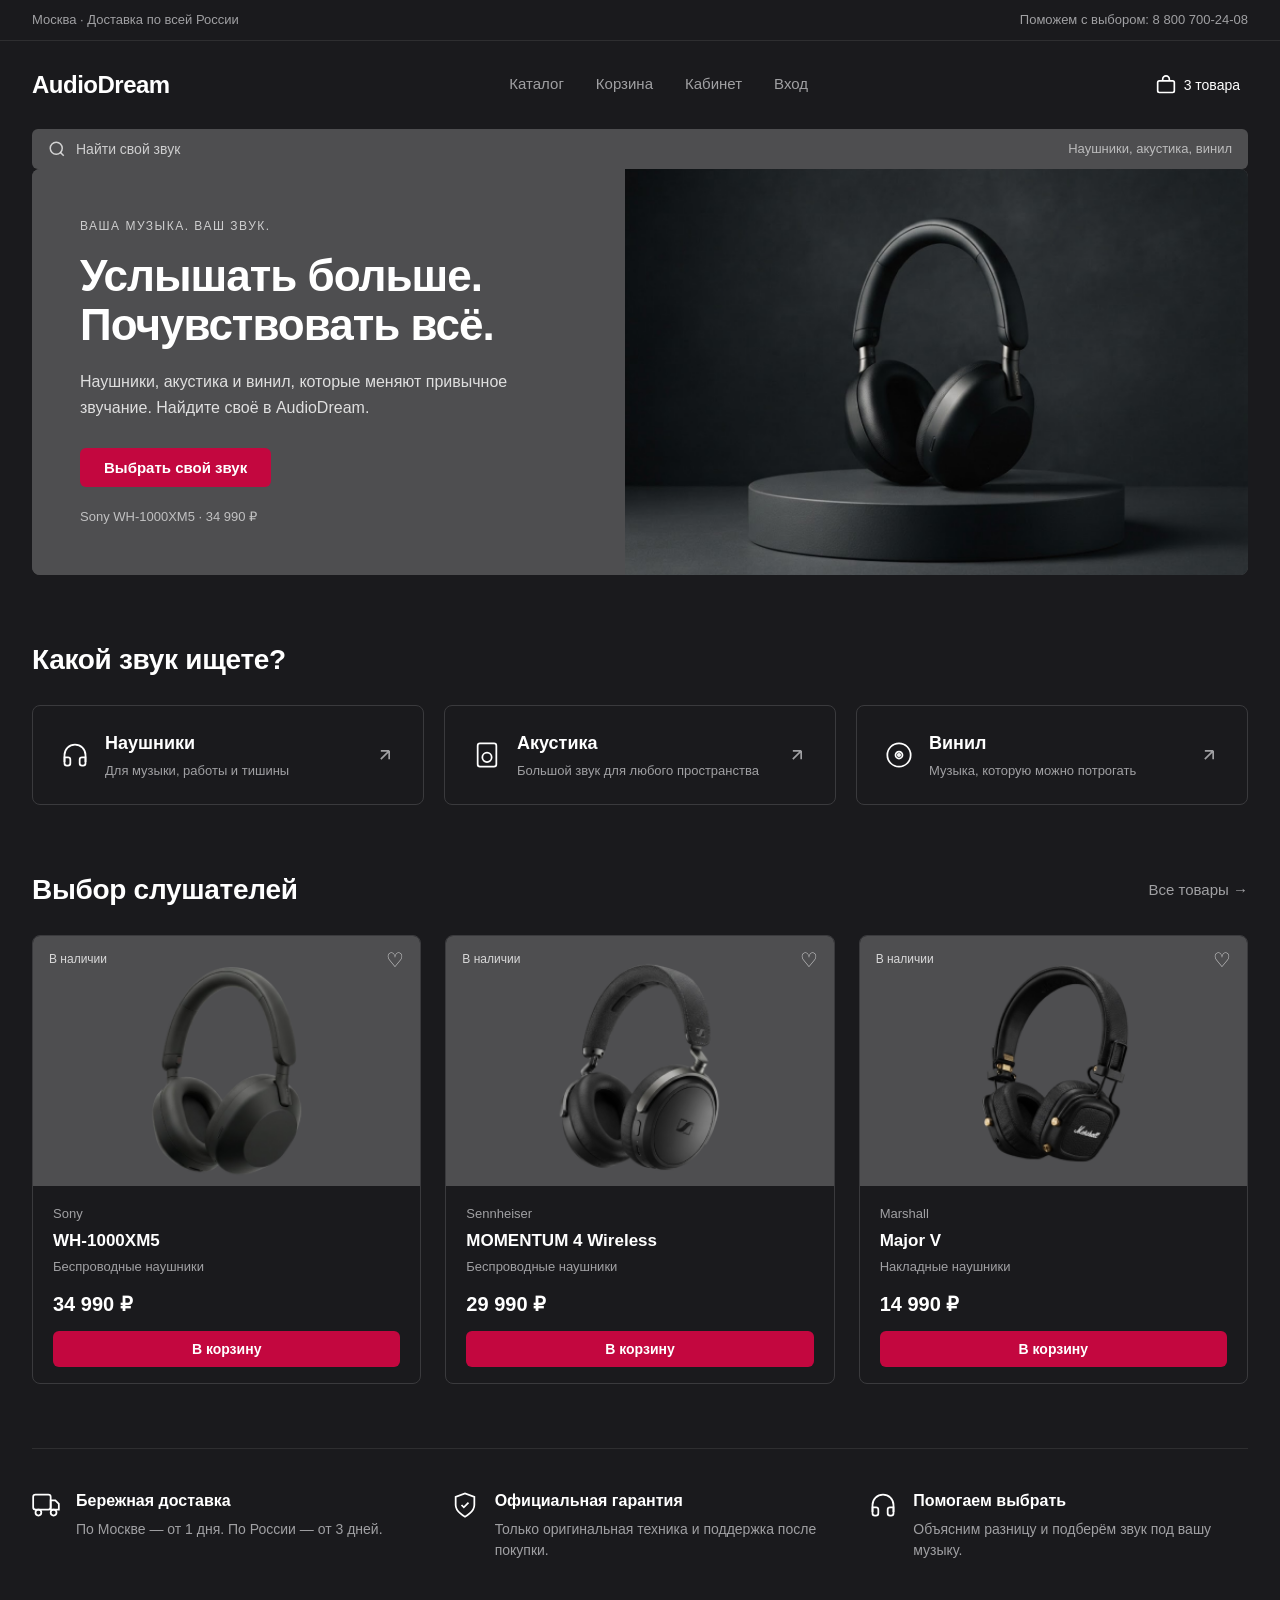
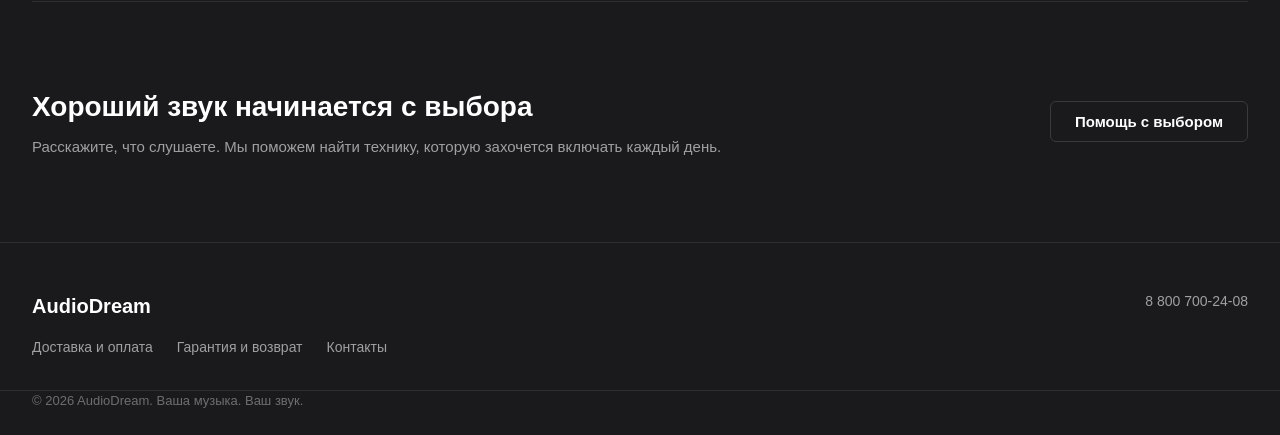
<file: index.html>
﻿<!DOCTYPE html>
<html lang="ru">
<head>
  <meta charset="UTF-8">
  <meta name="viewport" content="width=device-width, initial-scale=1.0">
  <title>AudioDream</title>
  <link rel="stylesheet" href="css/style.css">
</head>
<body>

  <div class="topbar">
    <div class="container topbar__inner">
      <span>Москва · Доставка по всей России</span>
      <span>Поможем с выбором: 8 800 700-24-08</span>
    </div>
  </div>

  <header class="header">
    <div class="container header__inner">
      <a href="index.html" class="logo">AudioDream</a>
      <nav class="nav">
        <a href="catalog.html">Каталог</a>
        <a href="cart.html">Корзина</a>
        <a href="profile.html">Кабинет</a>
        <a href="auth.html">Вход</a>
      </nav>
      <div class="header__right">
        <button class="header__cart">
          <svg width="20" height="20" viewBox="0 0 24 24" fill="none" stroke="currentColor" stroke-width="2"><rect x="2" y="7" width="20" height="14" rx="2"/><path d="M16 7V5a4 4 0 0 0-8 0v2"/></svg>
          <span class="header__cart-count">3 товара</span>
        </button>
      </div>
      <button class="header__burger" type="button" aria-label="Открыть меню" aria-expanded="false">
        <span></span><span></span><span></span>
      </button>
    </div>
  </header>
  <nav class="mobile-nav">
    <div class="mobile-nav__inner">
      <a href="catalog.html">Каталог</a>
      <a href="cart.html">Корзина</a>
      <a href="profile.html">Кабинет</a>
      <a href="auth.html">Вход</a>
    </div>
  </nav>

  <div class="searchbar">
    <div class="container">
      <div class="search">
        <svg class="search__icon" width="18" height="18" viewBox="0 0 24 24" fill="none" stroke="currentColor" stroke-width="2"><circle cx="11" cy="11" r="8"/><path d="m21 21-4.35-4.35"/></svg>
        <input type="text" class="search__input" placeholder="Найти свой звук">
        <span class="search__hint">Наушники, акустика, винил</span>
      </div>
    </div>
  </div>

  <main class="container main">

    <section class="hero">
      <div class="hero__content">
        <div class="hero__subtitle">ВАША МУЗЫКА. ВАШ ЗВУК.</div>
        <h1 class="hero__title">Услышать больше.<br>Почувствовать всё.</h1>
        <p class="hero__desc">Наушники, акустика и винил, которые меняют привычное звучание. Найдите своё в AudioDream.</p>
        <button class="btn btn--primary">Выбрать свой звук</button>
        <p class="hero__note">Sony WH-1000XM5 · 34 990 ₽</p>
      </div>
      <div class="hero__image">
        <img src="assets/img/hero.png" alt="">
      </div>
    </section>

    <section class="section">
      <h2 class="section__title">Какой звук ищете?</h2>
      <div class="categories">
        <a href="catalog.html" class="category-card">
          <div class="category-card__left">
            <svg class="category-card__icon" width="28" height="28" viewBox="0 0 24 24" fill="none" stroke="currentColor" stroke-width="1.5"><path d="M3 18v-6a9 9 0 0 1 18 0v6"/><path d="M21 19a2 2 0 0 1-2 2h-1a2 2 0 0 1-2-2v-3a2 2 0 0 1 2-2h3zM3 19a2 2 0 0 0 2 2h1a2 2 0 0 0 2-2v-3a2 2 0 0 0-2-2H3z"/></svg>
            <div>
              <h3>Наушники</h3>
              <p>Для музыки, работы и тишины</p>
            </div>
          </div>
          <svg class="category-card__arrow" width="20" height="20" viewBox="0 0 24 24" fill="none" stroke="currentColor" stroke-width="2"><path d="M7 17L17 7M17 7H7M17 7v10"/></svg>
        </a>
        <a href="catalog.html" class="category-card">
          <div class="category-card__left">
            <svg class="category-card__icon" width="28" height="28" viewBox="0 0 24 24" fill="none" stroke="currentColor" stroke-width="1.5"><rect x="4" y="2" width="16" height="20" rx="2"/><circle cx="12" cy="14" r="4"/><line x1="12" y1="6" x2="12" y2="6.01"/></svg>
            <div>
              <h3>Акустика</h3>
              <p>Большой звук для любого пространства</p>
            </div>
          </div>
          <svg class="category-card__arrow" width="20" height="20" viewBox="0 0 24 24" fill="none" stroke="currentColor" stroke-width="2"><path d="M7 17L17 7M17 7H7M17 7v10"/></svg>
        </a>
        <a href="catalog.html" class="category-card">
          <div class="category-card__left">
            <svg class="category-card__icon" width="28" height="28" viewBox="0 0 24 24" fill="none" stroke="currentColor" stroke-width="1.5"><circle cx="12" cy="12" r="10"/><circle cx="12" cy="12" r="3"/><circle cx="12" cy="12" r="1"/></svg>
            <div>
              <h3>Винил</h3>
              <p>Музыка, которую можно потрогать</p>
            </div>
          </div>
          <svg class="category-card__arrow" width="20" height="20" viewBox="0 0 24 24" fill="none" stroke="currentColor" stroke-width="2"><path d="M7 17L17 7M17 7H7M17 7v10"/></svg>
        </a>
      </div>
    </section>

    <section class="section">
      <div class="section__header">
        <h2 class="section__title">Выбор слушателей</h2>
        <a href="catalog.html" class="section__link">Все товары →</a>
      </div>
      <div class="products">
        <div class="product-card">
          <div class="product-card__image">
            <span class="product-card__badge">В наличии</span>
            <button class="product-card__fav">♡</button>
            <img src="assets/img/product-sony-home.png" alt="">
          </div>
          <div class="product-card__info">
            <div class="product-card__brand">Sony</div>
            <div class="product-card__name">WH-1000XM5</div>
            <div class="product-card__desc">Беспроводные наушники</div>
            <div class="product-card__price">34 990 ₽</div>
            <button class="btn btn--primary btn--full">В корзину</button>
          </div>
        </div>
        <div class="product-card">
          <div class="product-card__image">
            <span class="product-card__badge">В наличии</span>
            <button class="product-card__fav">♡</button>
            <img src="assets/img/product-sennheiser-home.png" alt="">
          </div>
          <div class="product-card__info">
            <div class="product-card__brand">Sennheiser</div>
            <div class="product-card__name">MOMENTUM 4 Wireless</div>
            <div class="product-card__desc">Беспроводные наушники</div>
            <div class="product-card__price">29 990 ₽</div>
            <button class="btn btn--primary btn--full">В корзину</button>
          </div>
        </div>
        <div class="product-card">
          <div class="product-card__image">
            <span class="product-card__badge">В наличии</span>
            <button class="product-card__fav">♡</button>
            <img src="assets/img/product-marshall-home.png" alt="">
          </div>
          <div class="product-card__info">
            <div class="product-card__brand">Marshall</div>
            <div class="product-card__name">Major V</div>
            <div class="product-card__desc">Накладные наушники</div>
            <div class="product-card__price">14 990 ₽</div>
            <button class="btn btn--primary btn--full">В корзину</button>
          </div>
        </div>
      </div>
    </section>

    <section class="features">
      <div class="feature">
        <svg class="feature__icon" width="28" height="28" viewBox="0 0 24 24" fill="none" stroke="currentColor" stroke-width="1.5"><rect x="1" y="3" width="15" height="13" rx="2"/><path d="M16 8h4l3 3v5h-7V8z"/><circle cx="5.5" cy="18.5" r="2.5"/><circle cx="18.5" cy="18.5" r="2.5"/></svg>
        <div>
          <h3>Бережная доставка</h3>
          <p>По Москве — от 1 дня. По России — от 3 дней.</p>
        </div>
      </div>
      <div class="feature">
        <svg class="feature__icon" width="28" height="28" viewBox="0 0 24 24" fill="none" stroke="currentColor" stroke-width="1.5"><path d="M12 22s8-4 8-10V5l-8-3-8 3v7c0 6 8 10 8 10z"/><path d="m9 12 2 2 4-4"/></svg>
        <div>
          <h3>Официальная гарантия</h3>
          <p>Только оригинальная техника и поддержка после покупки.</p>
        </div>
      </div>
      <div class="feature">
        <svg class="feature__icon" width="28" height="28" viewBox="0 0 24 24" fill="none" stroke="currentColor" stroke-width="1.5"><path d="M3 18v-6a9 9 0 0 1 18 0v6"/><path d="M21 19a2 2 0 0 1-2 2h-1a2 2 0 0 1-2-2v-3a2 2 0 0 1 2-2h3zM3 19a2 2 0 0 0 2 2h1a2 2 0 0 0 2-2v-3a2 2 0 0 0-2-2H3z"/></svg>
        <div>
          <h3>Помогаем выбрать</h3>
          <p>Объясним разницу и подберём звук под вашу музыку.</p>
        </div>
      </div>
    </section>

    <section class="section cta">
      <div class="cta__content">
        <h2 class="cta__title">Хороший звук начинается с выбора</h2>
        <p class="cta__desc">Расскажите, что слушаете. Мы поможем найти технику, которую захочется включать каждый день.</p>
      </div>
      <button class="btn btn--outline">Помощь с выбором</button>
    </section>

  </main>

  <footer class="footer">
    <div class="container footer__inner">
      <div class="footer__left">
        <div class="footer__logo">AudioDream</div>
        <div class="footer__links">
          <a href="#">Доставка и оплата</a>
          <a href="#">Гарантия и возврат</a>
          <a href="#">Контакты</a>
        </div>
      </div>
      <div class="footer__right">
        <div class="footer__phone">8 800 700-24-08</div>
      </div>
    </div>
    <div class="container footer__bottom">
      <span>© 2026 AudioDream. Ваша музыка. Ваш звук.</span>
    </div>
  </footer>

  <div id="toastContainer" class="toast-container"></div>
  <script src="js/auth.js"></script>
  <script src="js/app.js"></script>
</body>
</html>
</file>
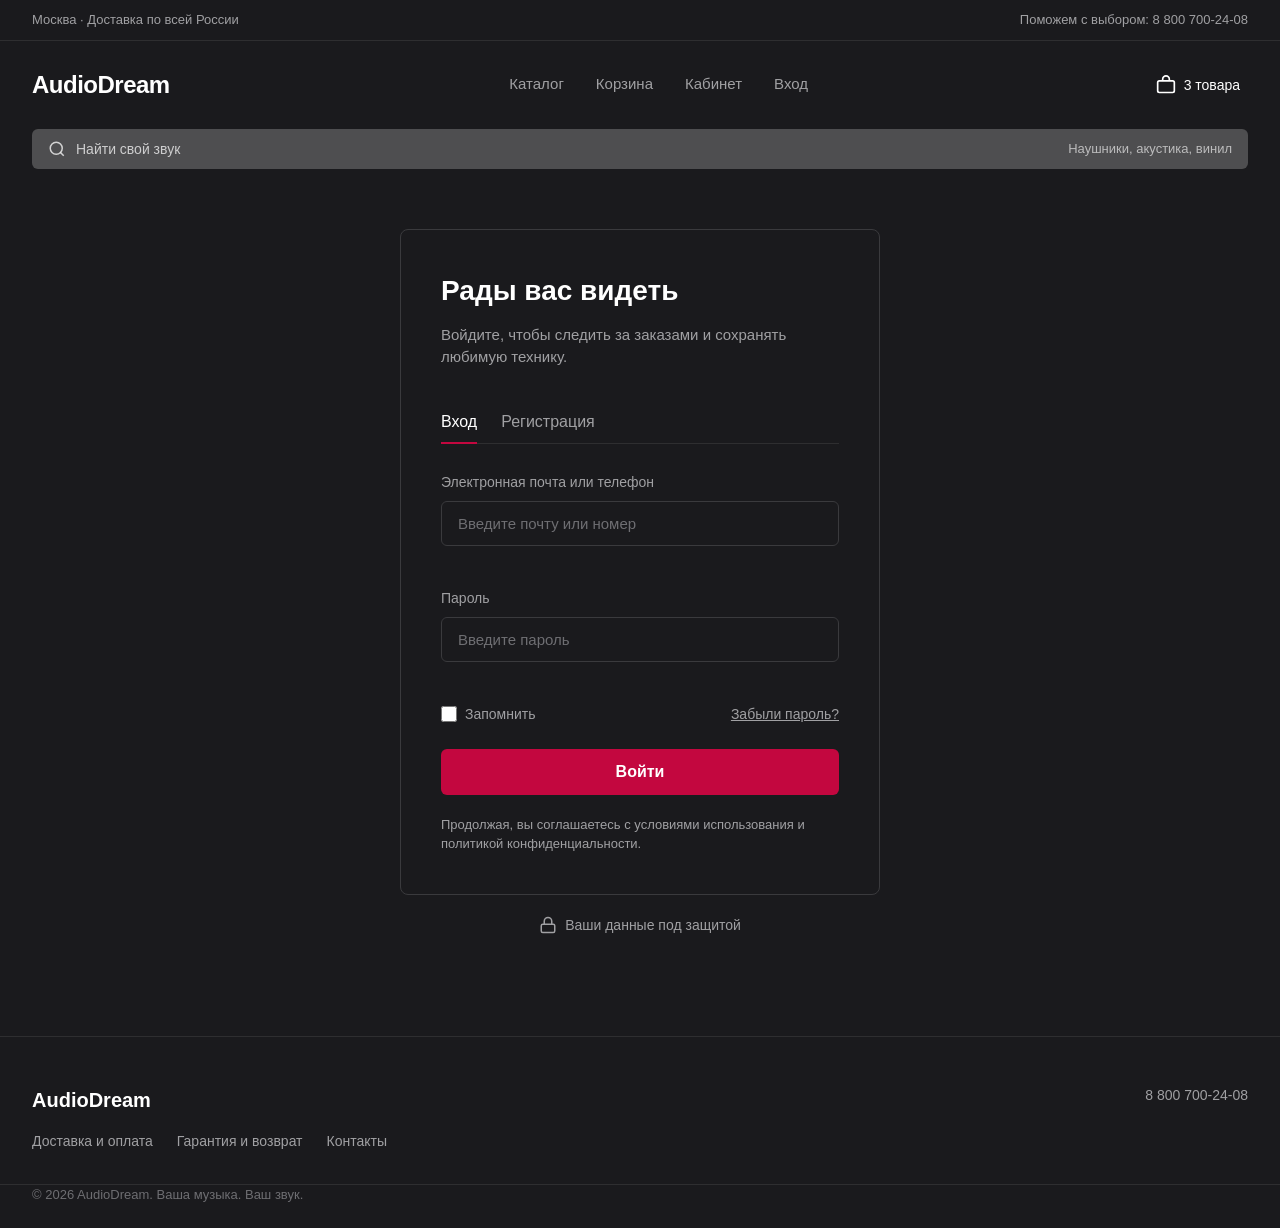
<file: admin.html>
﻿<!DOCTYPE html>
<html lang="ru">
<head>
  <meta charset="UTF-8">
  <meta name="viewport" content="width=device-width, initial-scale=1.0">
  <title>Админ-панель — AudioDream</title>
  <link rel="stylesheet" href="css/style.css">
</head>
<body>

  <div class="topbar">
    <div class="container topbar__inner">
      <span>Москва · Доставка по всей России</span>
      <span>Поможем с выбором: 8 800 700-24-08</span>
    </div>
  </div>

  <header class="header">
    <div class="container header__inner">
      <a href="index.html" class="logo">AudioDream</a>
      <nav class="nav">
        <a href="catalog.html">Каталог</a>
        <a href="cart.html">Корзина</a>
        <a href="profile.html">Кабинет</a>
        <a href="auth.html">Вход</a>
      </nav>
      <div class="header__right">
        <button class="header__cart">
          <svg width="20" height="20" viewBox="0 0 24 24" fill="none" stroke="currentColor" stroke-width="2"><rect x="2" y="7" width="20" height="14" rx="2"/><path d="M16 7V5a4 4 0 0 0-8 0v2"/></svg>
          <span class="header__cart-count">3 товара</span>
        </button>
      </div>
      <button class="header__burger" type="button" aria-label="Открыть меню" aria-expanded="false">
        <span></span><span></span><span></span>
      </button>
    </div>
  </header>
  <nav class="mobile-nav">
    <div class="mobile-nav__inner">
      <a href="catalog.html">Каталог</a>
      <a href="cart.html">Корзина</a>
      <a href="profile.html">Кабинет</a>
      <a href="auth.html">Вход</a>
    </div>
  </nav>

  <div class="searchbar">
    <div class="container">
      <div class="search">
        <svg class="search__icon" width="18" height="18" viewBox="0 0 24 24" fill="none" stroke="currentColor" stroke-width="2"><circle cx="11" cy="11" r="8"/><path d="m21 21-4.35-4.35"/></svg>
        <input type="text" class="search__input" placeholder="Найти свой звук">
        <span class="search__hint">Наушники, акустика, винил</span>
      </div>
    </div>
  </div>

  <main class="container main">
    <div class="admin-layout">

      <aside class="admin-sidebar">
        <div class="admin-sidebar__title">УПРАВЛЕНИЕ</div>
        <nav class="admin-menu">
          <a href="#" class="admin-menu__item admin-menu__item--active">Обзор</a>
          <a href="#" class="admin-menu__item">Товары</a>
          <a href="#" class="admin-menu__item">Заказы</a>
          <a href="#" class="admin-menu__item">Настройки</a>
        </nav>
        <a href="index.html" class="admin-back">← Вернуться в магазин</a>
      </aside>

      <div class="admin-content">
        <div class="admin-breadcrumb">AudioDream / Админ-панель</div>
        <h1 class="admin-title">Админ-панель</h1>
        <p class="admin-subtitle">Обзор магазина · Товары и последние заказы</p>

        <div class="admin-stats">
          <div class="stat-card">
            <div class="stat-card__value">6</div>
            <div class="stat-card__label">Товаров</div>
          </div>
          <div class="stat-card">
            <div class="stat-card__value">3</div>
            <div class="stat-card__label">Заказа</div>
          </div>
          <div class="stat-card">
            <div class="stat-card__value">1</div>
            <div class="stat-card__label">В пути</div>
          </div>
        </div>

        <div class="admin-tabs-row">
          <span class="admin-tabs-row__label">Перейти к разделу на этой странице</span>
          <div class="admin-tabs-row__links">
            <a href="#products">Товары</a>
            <a href="#orders">Заказы</a>
          </div>
        </div>

        <section id="products" class="admin-section">
          <div class="admin-section__header">
            <h2>Товары · 6</h2>
            <button class="btn btn--primary">Добавить товар</button>
          </div>
          <div class="admin-search">
            <svg width="18" height="18" viewBox="0 0 24 24" fill="none" stroke="currentColor" stroke-width="2"><circle cx="11" cy="11" r="8"/><path d="m21 21-4.35-4.35"/></svg>
            <input type="text" placeholder="Поиск по названию или бренду">
          </div>
          <table class="admin-table">
            <thead>
              <tr>
                <th>Товар</th>
                <th>Цена</th>
                <th>Остаток</th>
                <th>Действия</th>
              </tr>
            </thead>
            <tbody>
              <tr>
                <td>
                  <div class="admin-product">
                    <div class="admin-product__img"><img src="assets/img/product-sony.png" alt=""></div>
                    <div>
                      <div class="admin-product__brand">Sony</div>
                      <div class="admin-product__name">WH-1000XM5</div>
                    </div>
                  </div>
                </td>
                <td>34 990 ₽</td>
                <td>12 шт.</td>
                <td>
                  <button class="admin-action"><svg width="18" height="18" viewBox="0 0 24 24" fill="none" stroke="currentColor" stroke-width="1.5"><path d="M11 4H4a2 2 0 0 0-2 2v14a2 2 0 0 0 2 2h14a2 2 0 0 0 2-2v-7"/><path d="M18.5 2.5a2.121 2.121 0 0 1 3 3L12 15l-4 1 1-4 9.5-9.5z"/></svg></button>
                  <button class="admin-action admin-action--delete"><svg width="18" height="18" viewBox="0 0 24 24" fill="none" stroke="currentColor" stroke-width="1.5"><path d="M3 6h18M8 6V4a2 2 0 0 1 2-2h4a2 2 0 0 1 2 2v2m3 0v14a2 2 0 0 1-2 2H7a2 2 0 0 1-2-2V6h14z"/></svg></button>
                </td>
              </tr>
              <tr>
                <td>
                  <div class="admin-product">
                    <div class="admin-product__img"><img src="assets/img/product-sennheiser.png" alt=""></div>
                    <div>
                      <div class="admin-product__brand">Sennheiser</div>
                      <div class="admin-product__name">MOMENTUM 4 Wireless</div>
                    </div>
                  </div>
                </td>
                <td>29 990 ₽</td>
                <td>8 шт.</td>
                <td>
                  <button class="admin-action"><svg width="18" height="18" viewBox="0 0 24 24" fill="none" stroke="currentColor" stroke-width="1.5"><path d="M11 4H4a2 2 0 0 0-2 2v14a2 2 0 0 0 2 2h14a2 2 0 0 0 2-2v-7"/><path d="M18.5 2.5a2.121 2.121 0 0 1 3 3L12 15l-4 1 1-4 9.5-9.5z"/></svg></button>
                  <button class="admin-action admin-action--delete"><svg width="18" height="18" viewBox="0 0 24 24" fill="none" stroke="currentColor" stroke-width="1.5"><path d="M3 6h18M8 6V4a2 2 0 0 1 2-2h4a2 2 0 0 1 2 2v2m3 0v14a2 2 0 0 1-2 2H7a2 2 0 0 1-2-2V6h14z"/></svg></button>
                </td>
              </tr>
              <tr>
                <td>
                  <div class="admin-product">
                    <div class="admin-product__img"><img src="assets/img/product-marshall.png" alt=""></div>
                    <div>
                      <div class="admin-product__brand">Marshall</div>
                      <div class="admin-product__name">Major V</div>
                    </div>
                  </div>
                </td>
                <td>14 990 ₽</td>
                <td>24 шт.</td>
                <td>
                  <button class="admin-action"><svg width="18" height="18" viewBox="0 0 24 24" fill="none" stroke="currentColor" stroke-width="1.5"><path d="M11 4H4a2 2 0 0 0-2 2v14a2 2 0 0 0 2 2h14a2 2 0 0 0 2-2v-7"/><path d="M18.5 2.5a2.121 2.121 0 0 1 3 3L12 15l-4 1 1-4 9.5-9.5z"/></svg></button>
                  <button class="admin-action admin-action--delete"><svg width="18" height="18" viewBox="0 0 24 24" fill="none" stroke="currentColor" stroke-width="1.5"><path d="M3 6h18M8 6V4a2 2 0 0 1 2-2h4a2 2 0 0 1 2 2v2m3 0v14a2 2 0 0 1-2 2H7a2 2 0 0 1-2-2V6h14z"/></svg></button>
                </td>
              </tr>
              <tr>
                <td>
                  <div class="admin-product">
                    <div class="admin-product__img"><img src="assets/img/product-jbl.png" alt=""></div>
                    <div>
                      <div class="admin-product__brand">JBL</div>
                      <div class="admin-product__name">Charge 5</div>
                    </div>
                  </div>
                </td>
                <td>17 990 ₽</td>
                <td>16 шт.</td>
                <td>
                  <button class="admin-action"><svg width="18" height="18" viewBox="0 0 24 24" fill="none" stroke="currentColor" stroke-width="1.5"><path d="M11 4H4a2 2 0 0 0-2 2v14a2 2 0 0 0 2 2h14a2 2 0 0 0 2-2v-7"/><path d="M18.5 2.5a2.121 2.121 0 0 1 3 3L12 15l-4 1 1-4 9.5-9.5z"/></svg></button>
                  <button class="admin-action admin-action--delete"><svg width="18" height="18" viewBox="0 0 24 24" fill="none" stroke="currentColor" stroke-width="1.5"><path d="M3 6h18M8 6V4a2 2 0 0 1 2-2h4a2 2 0 0 1 2 2v2m3 0v14a2 2 0 0 1-2 2H7a2 2 0 0 1-2-2V6h14z"/></svg></button>
                </td>
              </tr>
              <tr>
                <td>
                  <div class="admin-product">
                    <div class="admin-product__img"><img src="assets/img/product-turntable.png" alt=""></div>
                    <div>
                      <div class="admin-product__brand">Audio-Technica</div>
                      <div class="admin-product__name">AT-LP60X</div>
                    </div>
                  </div>
                </td>
                <td>24 990 ₽</td>
                <td>6 шт.</td>
                <td>
                  <button class="admin-action"><svg width="18" height="18" viewBox="0 0 24 24" fill="none" stroke="currentColor" stroke-width="1.5"><path d="M11 4H4a2 2 0 0 0-2 2v14a2 2 0 0 0 2 2h14a2 2 0 0 0 2-2v-7"/><path d="M18.5 2.5a2.121 2.121 0 0 1 3 3L12 15l-4 1 1-4 9.5-9.5z"/></svg></button>
                  <button class="admin-action admin-action--delete"><svg width="18" height="18" viewBox="0 0 24 24" fill="none" stroke="currentColor" stroke-width="1.5"><path d="M3 6h18M8 6V4a2 2 0 0 1 2-2h4a2 2 0 0 1 2 2v2m3 0v14a2 2 0 0 1-2 2H7a2 2 0 0 1-2-2V6h14z"/></svg></button>
                </td>
              </tr>
              <tr>
                <td>
                  <div class="admin-product">
                    <div class="admin-product__img"><img src="assets/img/product-kef.png" alt=""></div>
                    <div>
                      <div class="admin-product__brand">KEF</div>
                      <div class="admin-product__name">LSX II</div>
                    </div>
                  </div>
                </td>
                <td>129 990 ₽</td>
                <td>4 шт.</td>
                <td>
                  <button class="admin-action"><svg width="18" height="18" viewBox="0 0 24 24" fill="none" stroke="currentColor" stroke-width="1.5"><path d="M11 4H4a2 2 0 0 0-2 2v14a2 2 0 0 0 2 2h14a2 2 0 0 0 2-2v-7"/><path d="M18.5 2.5a2.121 2.121 0 0 1 3 3L12 15l-4 1 1-4 9.5-9.5z"/></svg></button>
                  <button class="admin-action admin-action--delete"><svg width="18" height="18" viewBox="0 0 24 24" fill="none" stroke="currentColor" stroke-width="1.5"><path d="M3 6h18M8 6V4a2 2 0 0 1 2-2h4a2 2 0 0 1 2 2v2m3 0v14a2 2 0 0 1-2 2H7a2 2 0 0 1-2-2V6h14z"/></svg></button>
                </td>
              </tr>
            </tbody>
          </table>
        </section>

        <section id="orders" class="admin-section">
          <div class="admin-section__header">
            <h2>Заказы · 3</h2>
            <div class="admin-status-filter">
              <span>Все статусы</span>
              <svg width="14" height="14" viewBox="0 0 24 24" fill="none" stroke="currentColor" stroke-width="2"><path d="m6 9 6 6 6-6"/></svg>
            </div>
          </div>
          <table class="admin-table">
            <thead>
              <tr>
                <th>Заказ</th>
                <th>Дата</th>
                <th>Покупатель</th>
                <th>Сумма</th>
                <th>Статус</th>
                <th>Действия</th>
              </tr>
            </thead>
            <tbody>
              <tr>
                <td class="order-num">№ 1048</td>
                <td>2 ноября 2026</td>
                <td>Алексей Ковалёв</td>
                <td>64 970 ₽</td>
                <td><span class="status status--pending">В пути</span></td>
                <td><a href="#" class="link">Открыть</a></td>
              </tr>
              <tr>
                <td class="order-num">№ 1031</td>
                <td>18 октября 2026</td>
                <td>Алексей Ковалёв</td>
                <td>17 990 ₽</td>
                <td><span class="status status--delivered">Доставлен</span></td>
                <td><a href="#" class="link">Открыть</a></td>
              </tr>
              <tr>
                <td class="order-num">№ 1014</td>
                <td>26 сентября 2026</td>
                <td>Алексей Ковалёв</td>
                <td>29 990 ₽</td>
                <td><span class="status status--delivered">Доставлен</span></td>
                <td><a href="#" class="link">Открыть</a></td>
              </tr>
            </tbody>
          </table>
          <p class="admin-note">Данные обновлены 3 ноября 2026, 09:00</p>
        </section>

      </div>
    </div>
  </main>

  <footer class="footer">
    <div class="container footer__inner">
      <div class="footer__left">
        <div class="footer__logo">AudioDream</div>
        <div class="footer__links">
          <a href="#">Доставка и оплата</a>
          <a href="#">Гарантия и возврат</a>
          <a href="#">Контакты</a>
        </div>
      </div>
      <div class="footer__right">
        <div class="footer__phone">8 800 700-24-08</div>
      </div>
    </div>
    <div class="container footer__bottom">
      <span>© 2026 AudioDream. Ваша музыка. Ваш звук.</span>
    </div>
  </footer>

  <div id="toastContainer" class="toast-container"></div>
  <script src="js/auth.js"></script>
  <script src="js/app.js"></script>
</body>
</html>
</file>
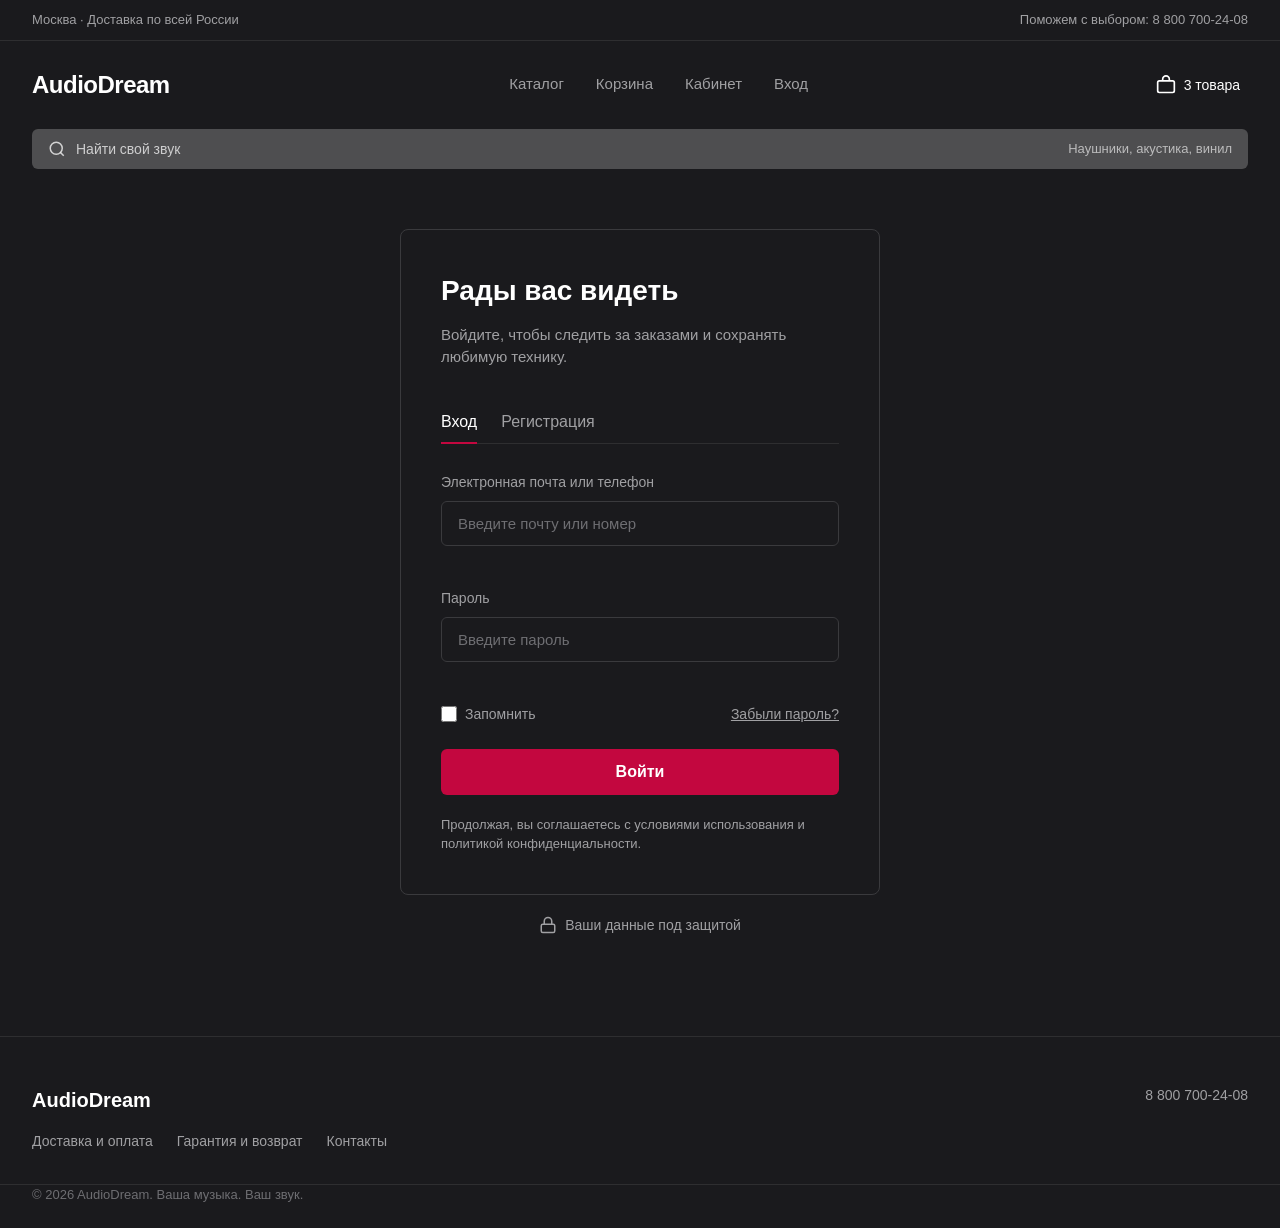
<file: auth.html>
﻿<!DOCTYPE html>
<html lang="ru">
<head>
  <meta charset="UTF-8">
  <meta name="viewport" content="width=device-width, initial-scale=1.0">
  <title>Вход — AudioDream</title>
  <link rel="stylesheet" href="css/style.css">
</head>
<body>

  <div class="topbar">
    <div class="container topbar__inner">
      <span>Москва · Доставка по всей России</span>
      <span>Поможем с выбором: 8 800 700-24-08</span>
    </div>
  </div>

  <header class="header">
    <div class="container header__inner">
      <a href="index.html" class="logo">AudioDream</a>
      <nav class="nav">
        <a href="catalog.html">Каталог</a>
        <a href="cart.html">Корзина</a>
        <a href="profile.html">Кабинет</a>
        <a href="auth.html" class="nav__active">Вход</a>
      </nav>
      <div class="header__right">
        <button class="header__cart">
          <svg width="20" height="20" viewBox="0 0 24 24" fill="none" stroke="currentColor" stroke-width="2"><rect x="2" y="7" width="20" height="14" rx="2"/><path d="M16 7V5a4 4 0 0 0-8 0v2"/></svg>
          <span class="header__cart-count">3 товара</span>
        </button>
      </div>
      <button class="header__burger" type="button" aria-label="Открыть меню" aria-expanded="false">
        <span></span><span></span><span></span>
      </button>
    </div>
  </header>
  <nav class="mobile-nav">
    <div class="mobile-nav__inner">
      <a href="catalog.html">Каталог</a>
      <a href="cart.html">Корзина</a>
      <a href="profile.html">Кабинет</a>
      <a href="auth.html">Вход</a>
    </div>
  </nav>

  <div class="searchbar">
    <div class="container">
      <div class="search">
        <svg class="search__icon" width="18" height="18" viewBox="0 0 24 24" fill="none" stroke="currentColor" stroke-width="2"><circle cx="11" cy="11" r="8"/><path d="m21 21-4.35-4.35"/></svg>
        <input type="text" class="search__input" placeholder="Найти свой звук">
        <span class="search__hint">Наушники, акустика, винил</span>
      </div>
    </div>
  </div>

  <main class="container main">
    <div class="auth-page">
      <div class="auth-card">
        <h1 class="auth-card__title">Рады вас видеть</h1>
        <p class="auth-card__desc">Войдите, чтобы следить за заказами и сохранять любимую технику.</p>

        <div class="auth-tabs">
          <button class="auth-tabs__btn auth-tabs__btn--active" data-tab="login">Вход</button>
          <button class="auth-tabs__btn" data-tab="register">Регистрация</button>
        </div>

        <form id="loginForm" class="auth-form" novalidate>
          <div class="form-group">
            <label class="form-label" for="loginEmail">Электронная почта или телефон</label>
            <input type="text" id="loginEmail" class="form-input" placeholder="Введите почту или номер" autocomplete="email">
            <span class="form-error" id="loginEmailError"></span>
          </div>
          <div class="form-group">
            <label class="form-label" for="loginPassword">Пароль</label>
            <input type="password" id="loginPassword" class="form-input" placeholder="Введите пароль" autocomplete="current-password">
            <span class="form-error" id="loginPasswordError"></span>
          </div>
          <div class="form-row">
            <label class="checkbox">
              <input type="checkbox" id="rememberMe">
              <span>Запомнить</span>
            </label>
            <a href="#" class="form-link">Забыли пароль?</a>
          </div>
          <button type="submit" class="btn btn--primary btn--full btn--lg">Войти</button>
        </form>

        <form id="registerForm" class="auth-form hidden" novalidate>
          <div class="form-group">
            <label class="form-label" for="regName">Имя</label>
            <input type="text" id="regName" class="form-input" placeholder="Введите имя" autocomplete="name">
            <span class="form-error" id="regNameError"></span>
          </div>
          <div class="form-group">
            <label class="form-label" for="regEmail">Электронная почта</label>
            <input type="email" id="regEmail" class="form-input" placeholder="Введите почту" autocomplete="email">
            <span class="form-error" id="regEmailError"></span>
          </div>
          <div class="form-group">
            <label class="form-label" for="regPhone">Телефон</label>
            <input type="tel" id="regPhone" class="form-input" placeholder="+7 (___) ___-__-__" autocomplete="tel">
            <span class="form-error" id="regPhoneError"></span>
          </div>
          <div class="form-group">
            <label class="form-label" for="regPassword">Пароль</label>
            <input type="password" id="regPassword" class="form-input" placeholder="Минимум 6 символов" autocomplete="new-password">
            <span class="form-error" id="regPasswordError"></span>
          </div>
          <button type="submit" class="btn btn--primary btn--full btn--lg">Зарегистрироваться</button>
        </form>

        <p class="auth-card__policy">Продолжая, вы соглашаетесь с условиями использования и политикой конфиденциальности.</p>
      </div>
      <div class="auth-security">
        <svg width="18" height="18" viewBox="0 0 24 24" fill="none" stroke="currentColor" stroke-width="2"><rect x="3" y="11" width="18" height="11" rx="2"/><path d="M7 11V7a5 5 0 0 1 10 0v4"/></svg>
        <span>Ваши данные под защитой</span>
      </div>
    </div>
  </main>

  <footer class="footer">
    <div class="container footer__inner">
      <div class="footer__left">
        <div class="footer__logo">AudioDream</div>
        <div class="footer__links">
          <a href="#">Доставка и оплата</a>
          <a href="#">Гарантия и возврат</a>
          <a href="#">Контакты</a>
        </div>
      </div>
      <div class="footer__right">
        <div class="footer__phone">8 800 700-24-08</div>
      </div>
    </div>
    <div class="container footer__bottom">
      <span>© 2026 AudioDream. Ваша музыка. Ваш звук.</span>
    </div>
  </footer>

  <div id="toastContainer" class="toast-container"></div>
  <script src="js/auth.js"></script>
  <script src="js/app.js"></script>
</body>
</html>
</file>
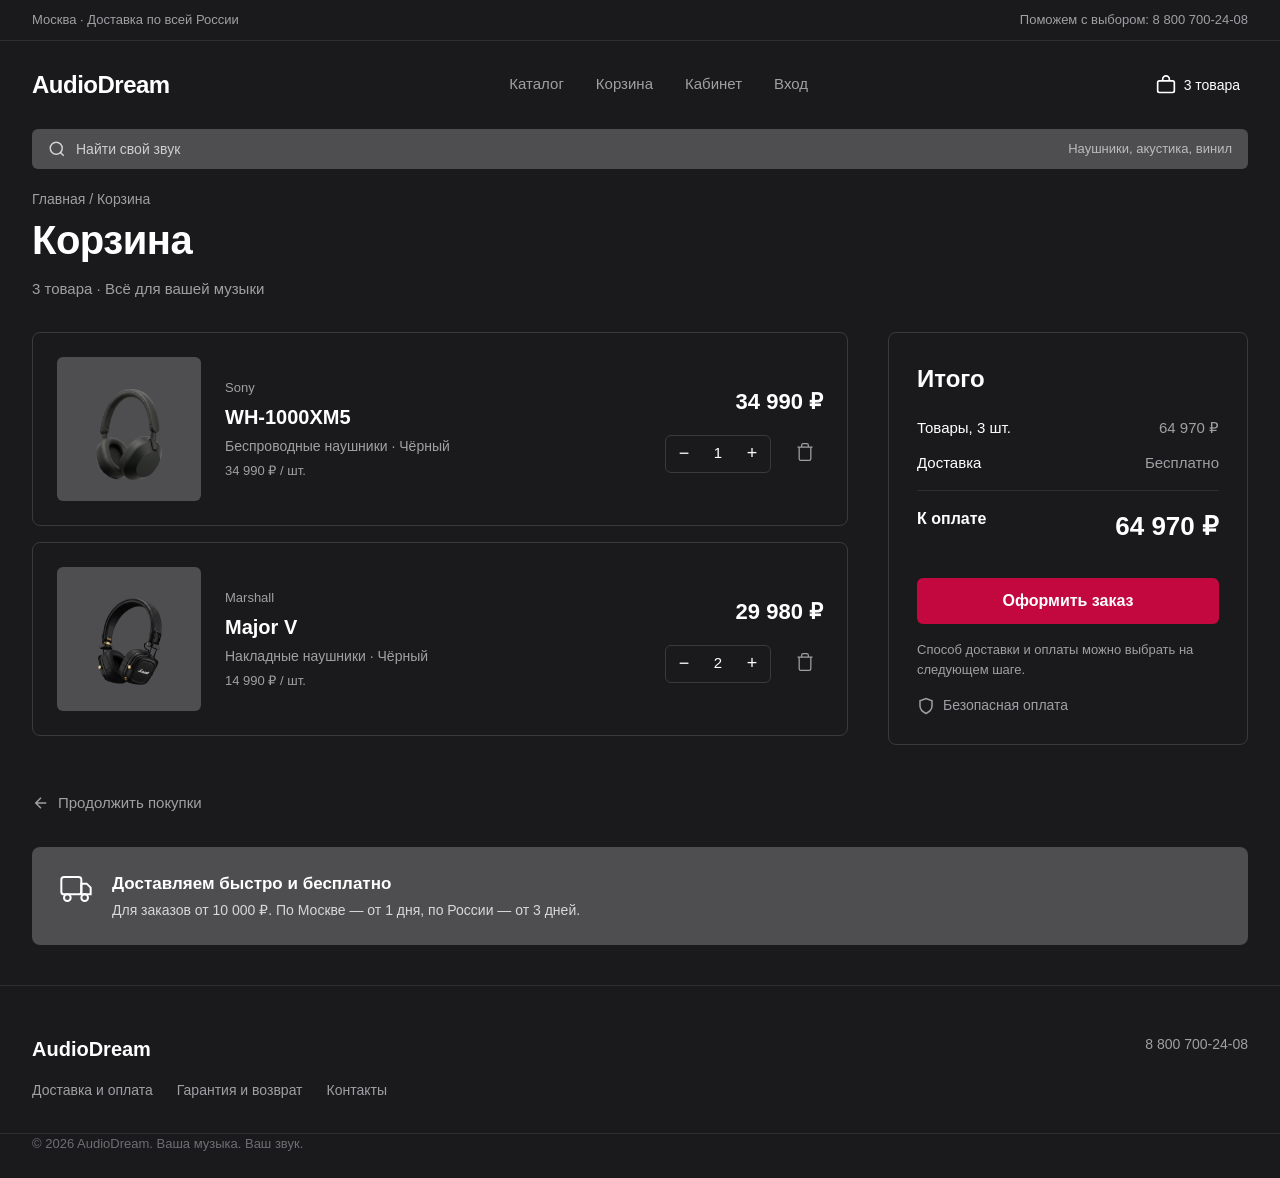
<file: cart.html>
﻿<!DOCTYPE html>
<html lang="ru">
<head>
  <meta charset="UTF-8">
  <meta name="viewport" content="width=device-width, initial-scale=1.0">
  <title>Корзина — AudioDream</title>
  <link rel="stylesheet" href="css/style.css">
</head>
<body>

  <div class="topbar">
    <div class="container topbar__inner">
      <span>Москва · Доставка по всей России</span>
      <span>Поможем с выбором: 8 800 700-24-08</span>
    </div>
  </div>

  <header class="header">
    <div class="container header__inner">
      <a href="index.html" class="logo">AudioDream</a>
      <nav class="nav">
        <a href="catalog.html">Каталог</a>
        <a href="cart.html" class="nav__active">Корзина</a>
        <a href="profile.html">Кабинет</a>
        <a href="auth.html">Вход</a>
      </nav>
      <div class="header__right">
        <button class="header__cart">
          <svg width="20" height="20" viewBox="0 0 24 24" fill="none" stroke="currentColor" stroke-width="2"><rect x="2" y="7" width="20" height="14" rx="2"/><path d="M16 7V5a4 4 0 0 0-8 0v2"/></svg>
          <span class="header__cart-count">3 товара</span>
        </button>
      </div>
      <button class="header__burger" type="button" aria-label="Открыть меню" aria-expanded="false">
        <span></span><span></span><span></span>
      </button>
    </div>
  </header>
  <nav class="mobile-nav">
    <div class="mobile-nav__inner">
      <a href="catalog.html">Каталог</a>
      <a href="cart.html">Корзина</a>
      <a href="profile.html">Кабинет</a>
      <a href="auth.html">Вход</a>
    </div>
  </nav>

  <div class="searchbar">
    <div class="container">
      <div class="search">
        <svg class="search__icon" width="18" height="18" viewBox="0 0 24 24" fill="none" stroke="currentColor" stroke-width="2"><circle cx="11" cy="11" r="8"/><path d="m21 21-4.35-4.35"/></svg>
        <input type="text" class="search__input" placeholder="Найти свой звук">
        <span class="search__hint">Наушники, акустика, винил</span>
      </div>
    </div>
  </div>

  <div class="container">
    <div class="breadcrumbs">
      <a href="index.html">Главная</a> / <span>Корзина</span>
    </div>
  </div>

  <main class="container main">
    <h1 class="page-title">Корзина</h1>
    <p class="page-subtitle">3 товара · Всё для вашей музыки</p>

    <div class="cart-layout">
      <div class="cart-items">

        <div class="cart-item">
          <div class="cart-item__image">
            <img src="assets/img/product-sony.png" alt="">
          </div>
          <div class="cart-item__info">
            <div class="cart-item__brand">Sony</div>
            <div class="cart-item__name">WH-1000XM5</div>
            <div class="cart-item__desc">Беспроводные наушники · Чёрный</div>
            <div class="cart-item__price-unit">34 990 ₽ / шт.</div>
          </div>
          <div class="cart-item__right">
            <div class="cart-item__total">34 990 ₽</div>
            <div class="cart-item__bottom">
              <div class="qty">
                <button class="qty__btn">−</button>
                <span class="qty__value">1</span>
                <button class="qty__btn">+</button>
              </div>
              <button class="cart-item__delete">
                <svg width="20" height="20" viewBox="0 0 24 24" fill="none" stroke="currentColor" stroke-width="1.5"><path d="M3 6h18M8 6V4a2 2 0 0 1 2-2h4a2 2 0 0 1 2 2v2m3 0v14a2 2 0 0 1-2 2H7a2 2 0 0 1-2-2V6h14z"/></svg>
              </button>
            </div>
          </div>
        </div>

        <div class="cart-item">
          <div class="cart-item__image">
            <img src="assets/img/product-marshall.png" alt="">
          </div>
          <div class="cart-item__info">
            <div class="cart-item__brand">Marshall</div>
            <div class="cart-item__name">Major V</div>
            <div class="cart-item__desc">Накладные наушники · Чёрный</div>
            <div class="cart-item__price-unit">14 990 ₽ / шт.</div>
          </div>
          <div class="cart-item__right">
            <div class="cart-item__total">29 980 ₽</div>
            <div class="cart-item__bottom">
              <div class="qty">
                <button class="qty__btn">−</button>
                <span class="qty__value">2</span>
                <button class="qty__btn">+</button>
              </div>
              <button class="cart-item__delete">
                <svg width="20" height="20" viewBox="0 0 24 24" fill="none" stroke="currentColor" stroke-width="1.5"><path d="M3 6h18M8 6V4a2 2 0 0 1 2-2h4a2 2 0 0 1 2 2v2m3 0v14a2 2 0 0 1-2 2H7a2 2 0 0 1-2-2V6h14z"/></svg>
              </button>
            </div>
          </div>
        </div>

      </div>

      <div class="cart-summary">
        <h2 class="cart-summary__title">Итого</h2>
        <div class="cart-summary__row">
          <span>Товары, 3 шт.</span>
          <span>64 970 ₽</span>
        </div>
        <div class="cart-summary__row">
          <span>Доставка</span>
          <span>Бесплатно</span>
        </div>
        <div class="cart-summary__divider"></div>
        <div class="cart-summary__row cart-summary__total">
          <span>К оплате</span>
          <span>64 970 ₽</span>
        </div>
        <button class="btn btn--primary btn--full btn--lg mt-20">Оформить заказ</button>
        <p class="cart-summary__note">Способ доставки и оплаты можно выбрать на следующем шаге.</p>
        <div class="cart-summary__secure">
          <svg width="18" height="18" viewBox="0 0 24 24" fill="none" stroke="currentColor" stroke-width="2"><path d="M12 22s8-4 8-10V5l-8-3-8 3v7c0 6 8 10 8 10z"/></svg>
          <span>Безопасная оплата</span>
        </div>
      </div>
    </div>

    <a href="catalog.html" class="cart-back">
      <svg width="18" height="18" viewBox="0 0 24 24" fill="none" stroke="currentColor" stroke-width="2"><path d="M19 12H5M12 19l-7-7 7-7"/></svg>
      Продолжить покупки
    </a>

    <div class="delivery-banner">
      <svg class="delivery-banner__icon" width="32" height="32" viewBox="0 0 24 24" fill="none" stroke="currentColor" stroke-width="1.5"><rect x="1" y="3" width="15" height="13" rx="2"/><path d="M16 8h4l3 3v5h-7V8z"/><circle cx="5.5" cy="18.5" r="2.5"/><circle cx="18.5" cy="18.5" r="2.5"/></svg>
      <div>
        <h3>Доставляем быстро и бесплатно</h3>
        <p>Для заказов от 10 000 ₽. По Москве — от 1 дня, по России — от 3 дней.</p>
      </div>
    </div>

  </main>

  <footer class="footer">
    <div class="container footer__inner">
      <div class="footer__left">
        <div class="footer__logo">AudioDream</div>
        <div class="footer__links">
          <a href="#">Доставка и оплата</a>
          <a href="#">Гарантия и возврат</a>
          <a href="#">Контакты</a>
        </div>
      </div>
      <div class="footer__right">
        <div class="footer__phone">8 800 700-24-08</div>
      </div>
    </div>
    <div class="container footer__bottom">
      <span>© 2026 AudioDream. Ваша музыка. Ваш звук.</span>
    </div>
  </footer>

  <div id="toastContainer" class="toast-container"></div>
  <script src="js/auth.js"></script>
  <script src="js/app.js"></script>
</body>
</html>
</file>
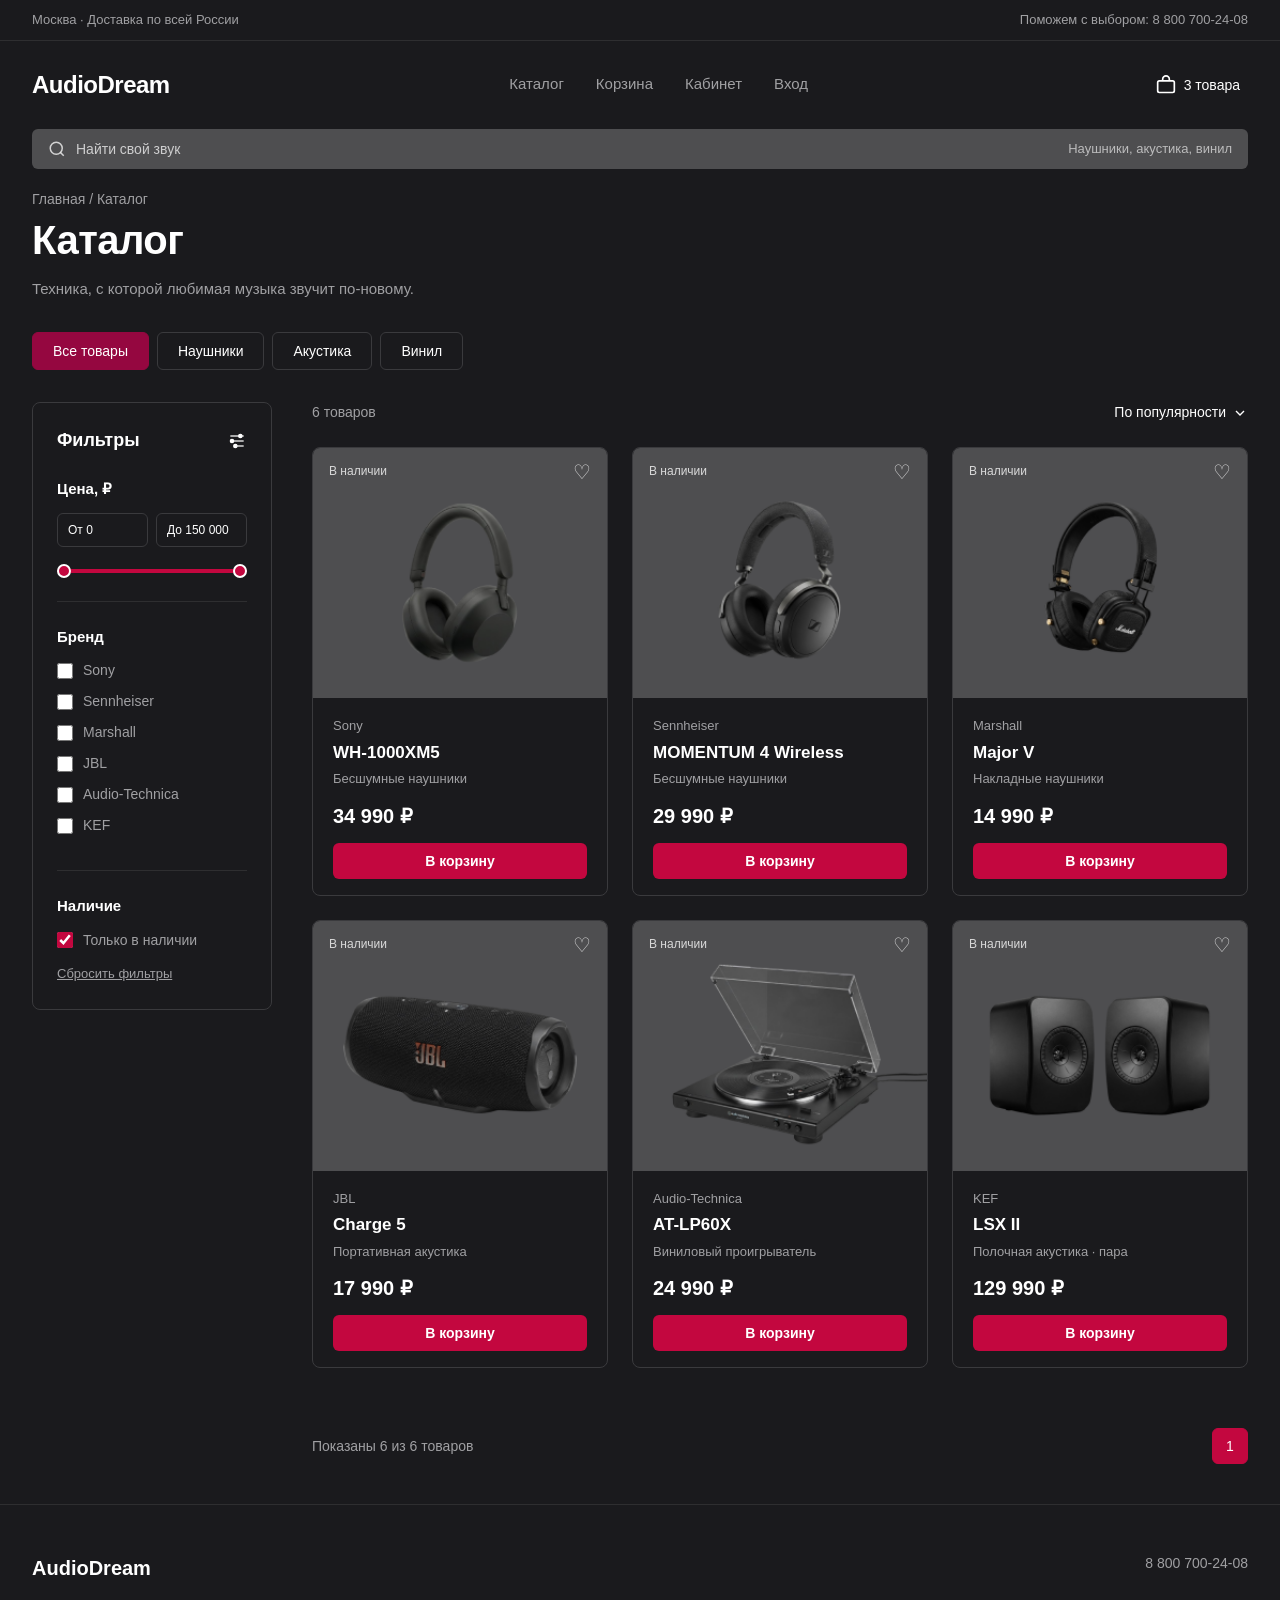
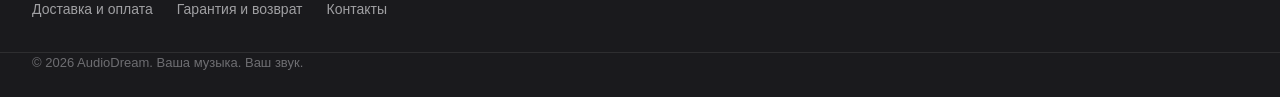
<file: catalog.html>
﻿<!DOCTYPE html>
<html lang="ru">
<head>
  <meta charset="UTF-8">
  <meta name="viewport" content="width=device-width, initial-scale=1.0">
  <title>Каталог — AudioDream</title>
  <link rel="stylesheet" href="css/style.css">
</head>
<body>

  <div class="topbar">
    <div class="container topbar__inner">
      <span>Москва · Доставка по всей России</span>
      <span>Поможем с выбором: 8 800 700-24-08</span>
    </div>
  </div>

  <header class="header">
    <div class="container header__inner">
      <a href="index.html" class="logo">AudioDream</a>
      <nav class="nav">
        <a href="catalog.html" class="nav__active">Каталог</a>
        <a href="cart.html">Корзина</a>
        <a href="profile.html">Кабинет</a>
        <a href="auth.html">Вход</a>
      </nav>
      <div class="header__right">
        <button class="header__cart">
          <svg width="20" height="20" viewBox="0 0 24 24" fill="none" stroke="currentColor" stroke-width="2"><rect x="2" y="7" width="20" height="14" rx="2"/><path d="M16 7V5a4 4 0 0 0-8 0v2"/></svg>
          <span class="header__cart-count">3 товара</span>
        </button>
      </div>
      <button class="header__burger" type="button" aria-label="Открыть меню" aria-expanded="false">
        <span></span><span></span><span></span>
      </button>
    </div>
  </header>
  <nav class="mobile-nav">
    <div class="mobile-nav__inner">
      <a href="catalog.html">Каталог</a>
      <a href="cart.html">Корзина</a>
      <a href="profile.html">Кабинет</a>
      <a href="auth.html">Вход</a>
    </div>
  </nav>

  <div class="searchbar">
    <div class="container">
      <div class="search">
        <svg class="search__icon" width="18" height="18" viewBox="0 0 24 24" fill="none" stroke="currentColor" stroke-width="2"><circle cx="11" cy="11" r="8"/><path d="m21 21-4.35-4.35"/></svg>
        <input type="text" class="search__input" placeholder="Найти свой звук">
        <span class="search__hint">Наушники, акустика, винил</span>
      </div>
    </div>
  </div>

  <div class="container">
    <div class="breadcrumbs">
      <a href="index.html">Главная</a> / <span>Каталог</span>
    </div>
  </div>

  <main class="container main">
    <h1 class="page-title">Каталог</h1>
    <p class="page-subtitle">Техника, с которой любимая музыка звучит по-новому.</p>

    <div class="catalog-tabs">
      <button class="catalog-tab catalog-tab--active">Все товары</button>
      <button class="catalog-tab">Наушники</button>
      <button class="catalog-tab">Акустика</button>
      <button class="catalog-tab">Винил</button>
    </div>

    <div class="catalog-layout">
      <aside class="filters">
        <div class="filters__header">
          <div class="filters__title">
            <svg class="filters__icon-left" width="16" height="16" viewBox="0 0 24 24" fill="none" stroke="currentColor" stroke-width="1.5"><line x1="4" y1="6" x2="20" y2="6"/><line x1="8" y1="12" x2="20" y2="12"/><line x1="12" y1="18" x2="20" y2="18"/><circle cx="6" cy="12" r="2" fill="currentColor"/><circle cx="10" cy="18" r="2" fill="currentColor"/><circle cx="16" cy="6" r="2" fill="currentColor"/></svg>
            <h3>Фильтры</h3>
          </div>
          <svg class="filters__icon-desktop" width="20" height="20" viewBox="0 0 24 24" fill="none" stroke="currentColor" stroke-width="1.5"><line x1="4" y1="6" x2="20" y2="6"/><line x1="8" y1="12" x2="20" y2="12"/><line x1="12" y1="18" x2="20" y2="18"/><circle cx="6" cy="12" r="2" fill="currentColor"/><circle cx="10" cy="18" r="2" fill="currentColor"/><circle cx="16" cy="6" r="2" fill="currentColor"/></svg>
          <svg class="filters__chevron" width="16" height="16" viewBox="0 0 24 24" fill="none" stroke="currentColor" stroke-width="2"><path d="m18 15-6-6-6 6"/></svg>
        </div>

        <div class="filters__body">
          <div class="filter-group filter-group--price">
            <h4 class="filter-group__title">Цена, ₽</h4>
            <div class="filter-price">
              <input type="text" class="filter-price__input" value="От 0">
              <input type="text" class="filter-price__input" value="До 150 000">
            </div>
            <div class="filter-slider">
              <div class="filter-slider__track">
                <div class="filter-slider__fill"></div>
                <div class="filter-slider__handle filter-slider__handle--left"></div>
                <div class="filter-slider__handle filter-slider__handle--right"></div>
              </div>
            </div>
          </div>

          <div class="filter-group filter-group--brand">
            <h4 class="filter-group__title">Бренд</h4>
            <label class="filter-check"><input type="checkbox"><span>Sony</span></label>
            <label class="filter-check"><input type="checkbox"><span>Sennheiser</span></label>
            <label class="filter-check"><input type="checkbox"><span>Marshall</span></label>
            <label class="filter-check"><input type="checkbox"><span>JBL</span></label>
            <label class="filter-check"><input type="checkbox"><span>Audio-Technica</span></label>
            <label class="filter-check"><input type="checkbox"><span>KEF</span></label>
          </div>

          <div class="filter-group filter-group--stock">
            <h4 class="filter-group__title">Наличие</h4>
            <label class="filter-check"><input type="checkbox" checked><span>Только в наличии</span></label>
          </div>

          <button class="btn btn--primary btn--full filters__apply">Показать 6 товаров</button>
          <button class="filter-reset">Сбросить фильтры</button>
        </div>
      </aside>

      <div class="catalog-content">
        <div class="catalog-header">
          <span class="catalog-header__count">6 товаров</span>
          <div class="catalog-header__sort">
            <span>По популярности</span>
            <svg width="16" height="16" viewBox="0 0 24 24" fill="none" stroke="currentColor" stroke-width="2"><path d="m6 9 6 6 6-6"/></svg>
          </div>
        </div>

        <div class="products">
          <div class="product-card">
            <div class="product-card__image">
              <span class="product-card__badge">В наличии</span>
              <button class="product-card__fav">♡</button>
              <img src="assets/img/product-sony.png" alt="">
            </div>
            <div class="product-card__info">
              <div class="product-card__brand">Sony</div>
              <div class="product-card__name">WH-1000XM5</div>
              <div class="product-card__desc">Бесшумные наушники</div>
              <div class="product-card__price">34 990 ₽</div>
              <button class="btn btn--primary btn--full">В корзину</button>
            </div>
          </div>
          <div class="product-card">
            <div class="product-card__image">
              <span class="product-card__badge">В наличии</span>
              <button class="product-card__fav">♡</button>
              <img src="assets/img/product-sennheiser.png" alt="">
            </div>
            <div class="product-card__info">
              <div class="product-card__brand">Sennheiser</div>
              <div class="product-card__name">MOMENTUM 4 Wireless</div>
              <div class="product-card__desc">Бесшумные наушники</div>
              <div class="product-card__price">29 990 ₽</div>
              <button class="btn btn--primary btn--full">В корзину</button>
            </div>
          </div>
          <div class="product-card">
            <div class="product-card__image">
              <span class="product-card__badge">В наличии</span>
              <button class="product-card__fav">♡</button>
              <img src="assets/img/product-marshall.png" alt="">
            </div>
            <div class="product-card__info">
              <div class="product-card__brand">Marshall</div>
              <div class="product-card__name">Major V</div>
              <div class="product-card__desc">Накладные наушники</div>
              <div class="product-card__price">14 990 ₽</div>
              <button class="btn btn--primary btn--full">В корзину</button>
            </div>
          </div>
          <div class="product-card">
            <div class="product-card__image">
              <span class="product-card__badge">В наличии</span>
              <button class="product-card__fav">♡</button>
              <img src="assets/img/product-jbl.png" alt="">
            </div>
            <div class="product-card__info">
              <div class="product-card__brand">JBL</div>
              <div class="product-card__name">Charge 5</div>
              <div class="product-card__desc">Портативная акустика</div>
              <div class="product-card__price">17 990 ₽</div>
              <button class="btn btn--primary btn--full">В корзину</button>
            </div>
          </div>
          <div class="product-card">
            <div class="product-card__image">
              <span class="product-card__badge">В наличии</span>
              <button class="product-card__fav">♡</button>
              <img src="assets/img/product-turntable.png" alt="">
            </div>
            <div class="product-card__info">
              <div class="product-card__brand">Audio-Technica</div>
              <div class="product-card__name">AT-LP60X</div>
              <div class="product-card__desc">Виниловый проигрыватель</div>
              <div class="product-card__price">24 990 ₽</div>
              <button class="btn btn--primary btn--full">В корзину</button>
            </div>
          </div>
          <div class="product-card">
            <div class="product-card__image">
              <span class="product-card__badge">В наличии</span>
              <button class="product-card__fav">♡</button>
              <img src="assets/img/product-kef.png" alt="">
            </div>
            <div class="product-card__info">
              <div class="product-card__brand">KEF</div>
              <div class="product-card__name">LSX II</div>
              <div class="product-card__desc">Полочная акустика · пара</div>
              <div class="product-card__price">129 990 ₽</div>
              <button class="btn btn--primary btn--full">В корзину</button>
            </div>
          </div>
        </div>

        <div class="catalog-footer">
          <span>Показаны 6 из 6 товаров</span>
          <div class="pagination">
            <button class="pagination__btn pagination__btn--active">1</button>
          </div>
        </div>
      </div>
    </div>
  </main>

  <footer class="footer">
    <div class="container footer__inner">
      <div class="footer__left">
        <div class="footer__logo">AudioDream</div>
        <div class="footer__links">
          <a href="#">Доставка и оплата</a>
          <a href="#">Гарантия и возврат</a>
          <a href="#">Контакты</a>
        </div>
      </div>
      <div class="footer__right">
        <div class="footer__phone">8 800 700-24-08</div>
      </div>
    </div>
    <div class="container footer__bottom">
      <span>© 2026 AudioDream. Ваша музыка. Ваш звук.</span>
    </div>
  </footer>

  <div id="toastContainer" class="toast-container"></div>
  <script src="js/auth.js"></script>
  <script src="js/app.js"></script>
</body>
</html>
</file>
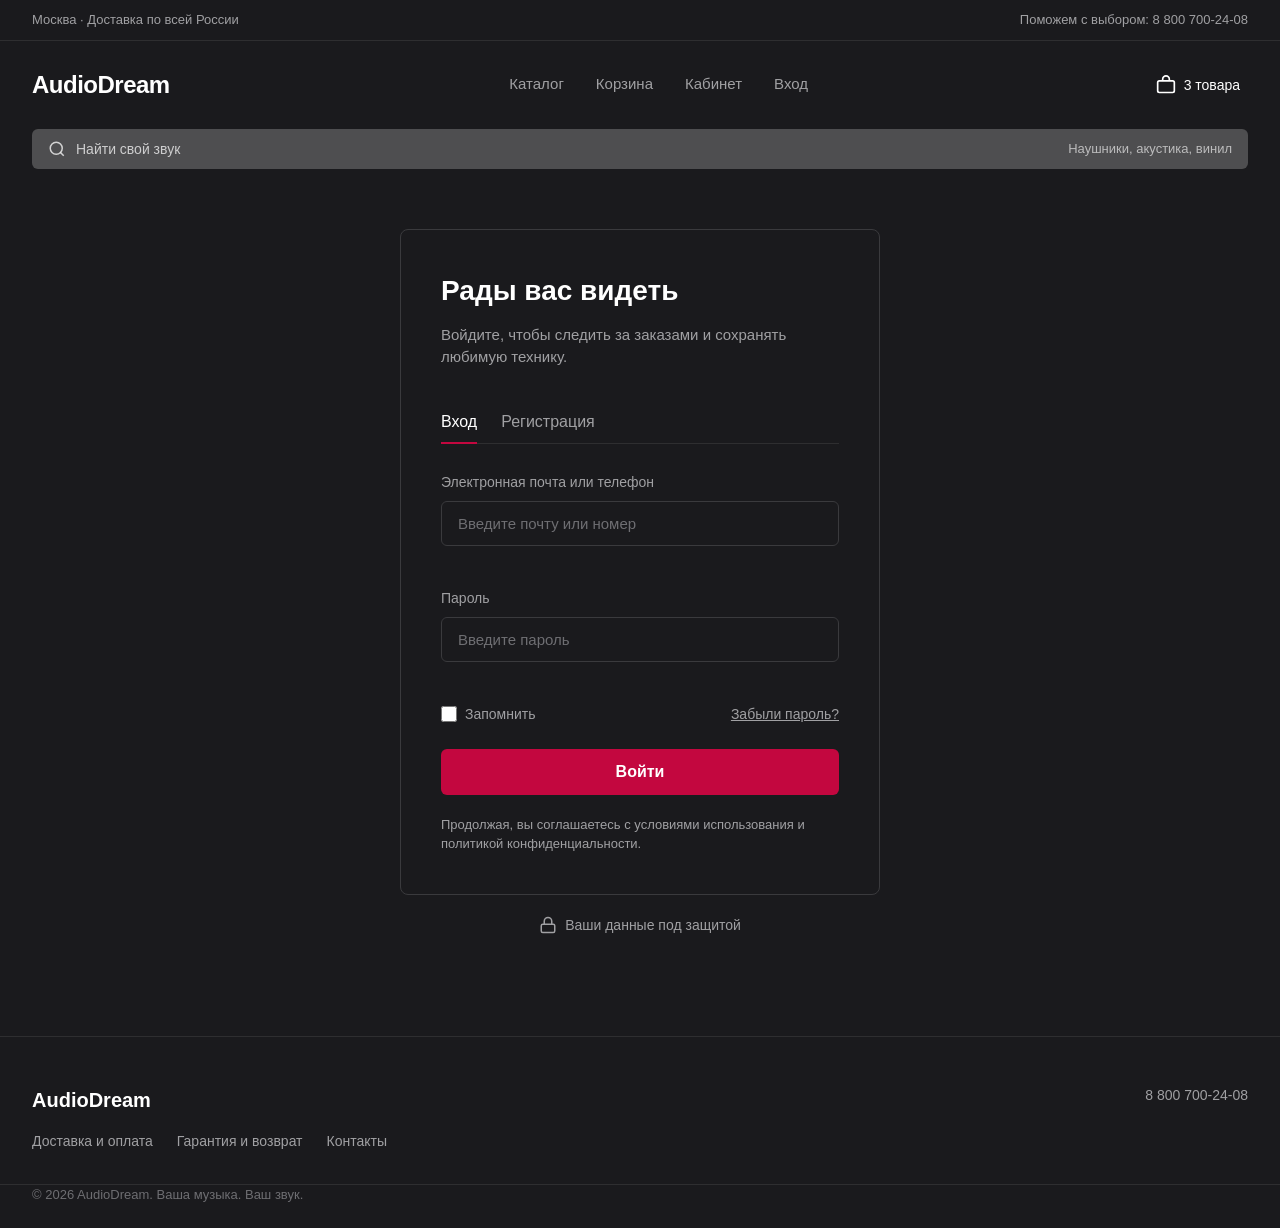
<file: profile.html>
﻿<!DOCTYPE html>
<html lang="ru">
<head>
  <meta charset="UTF-8">
  <meta name="viewport" content="width=device-width, initial-scale=1.0">
  <title>Личный кабинет — AudioDream</title>
  <link rel="stylesheet" href="css/style.css">
</head>
<body>

  <div class="topbar">
    <div class="container topbar__inner">
      <span>Москва · Доставка по всей России</span>
      <span>Поможем с выбором: 8 800 700-24-08</span>
    </div>
  </div>

  <header class="header">
    <div class="container header__inner">
      <a href="index.html" class="logo">AudioDream</a>
      <nav class="nav">
        <a href="catalog.html">Каталог</a>
        <a href="cart.html">Корзина</a>
        <a href="profile.html" class="nav__active">Кабинет</a>
        <a href="auth.html">Вход</a>
      </nav>
      <div class="header__right">
        <button class="header__cart">
          <svg width="20" height="20" viewBox="0 0 24 24" fill="none" stroke="currentColor" stroke-width="2"><rect x="2" y="7" width="20" height="14" rx="2"/><path d="M16 7V5a4 4 0 0 0-8 0v2"/></svg>
          <span class="header__cart-count">3 товара</span>
        </button>
      </div>
      <button class="header__burger" type="button" aria-label="Открыть меню" aria-expanded="false">
        <span></span><span></span><span></span>
      </button>
    </div>
  </header>

  <nav class="mobile-nav">
    <div class="mobile-nav__inner">
      <a href="catalog.html">Каталог</a>
      <a href="cart.html">Корзина</a>
      <a href="profile.html" class="nav__active">Кабинет</a>
      <a href="auth.html">Вход</a>
    </div>
  </nav>

  <div class="searchbar">
    <div class="container">
      <div class="search">
        <svg class="search__icon" width="18" height="18" viewBox="0 0 24 24" fill="none" stroke="currentColor" stroke-width="2"><circle cx="11" cy="11" r="8"/><path d="m21 21-4.35-4.35"/></svg>
        <input type="text" class="search__input" placeholder="Найти свой звук">
        <span class="search__hint">Наушники, акустика, винил</span>
      </div>
    </div>
  </div>

  <div class="container">
    <div class="breadcrumbs">
      <a href="index.html">Главная</a> / <span>Личный кабинет</span>
    </div>
  </div>

  <main class="container main">
    <h1 class="page-title">Личный кабинет</h1>

    <div class="profile-top">
      <div class="profile-user">
        <div class="profile-avatar" id="profileAvatar">АК</div>
        <div class="profile-user__info">
          <div class="profile-user__name" id="profileName">Алексей Ковалёв</div>
          <div class="profile-user__phone" id="profilePhone">+7 916 123-45-67</div>
        </div>
      </div>
      <a href="#" class="profile-logout" id="logoutBtn">Выйти</a>
    </div>

    <nav class="profile-tabs">
      <a href="#orders" class="profile-tab profile-tab--active">Мои заказы</a>
      <a href="#tracker" class="profile-tab">Трекер</a>
      <a href="#favorites" class="profile-tab">Избранное</a>
    </nav>

    <section id="orders" class="profile-section">
      <h2 class="profile-section__title">Мои заказы</h2>
      <table class="orders-table">
        <thead>
          <tr>
            <th>Заказ</th>
            <th>Дата</th>
            <th>Сумма</th>
            <th>Статус</th>
            <th></th>
          </tr>
        </thead>
        <tbody id="ordersTableBody">
          <tr>
            <td class="order-num">№ 1048</td>
            <td>2 ноября 2026</td>
            <td>64 970 ₽</td>
            <td><span class="status status--pending">В пути</span></td>
            <td><a href="#" class="link">Подробнее →</a></td>
          </tr>
          <tr>
            <td class="order-num">№ 1031</td>
            <td>18 октября 2026</td>
            <td>17 990 ₽</td>
            <td><span class="status status--delivered">Доставлен</span></td>
            <td><a href="#" class="link">Подробнее →</a></td>
          </tr>
          <tr>
            <td class="order-num">№ 1014</td>
            <td>26 сентября 2026</td>
            <td>29 990 ₽</td>
            <td><span class="status status--delivered">Доставлен</span></td>
            <td><a href="#" class="link">Подробнее →</a></td>
          </tr>
        </tbody>
      </table>
    </section>

    <section id="tracker" class="profile-section">
      <div class="profile-section__header">
        <h2 class="profile-section__title">Трекер</h2>
        <span class="profile-section__note">1 активный заказ</span>
      </div>
      <div class="tracker-card">
        <div class="tracker-header">
          <div>
            <h3>Заказ № 1048</h3>
            <p>Доставим 4 ноября, 10:00–18:00</p>
          </div>
          <span class="status status--pending">В пути</span>
        </div>
        <div class="tracker-steps">
          <div class="tracker-step tracker-step--done">
            <div class="tracker-step__icon">✓</div>
            <div class="tracker-step__info">
              <div class="tracker-step__title">Новый</div>
              <div class="tracker-step__date">2 ноя, 09:42</div>
            </div>
          </div>
          <div class="tracker-step tracker-step--done">
            <div class="tracker-step__icon">✓</div>
            <div class="tracker-step__info">
              <div class="tracker-step__title">Сборка</div>
              <div class="tracker-step__date">2 ноя, 11:20</div>
            </div>
          </div>
          <div class="tracker-step tracker-step--current">
            <div class="tracker-step__icon">3</div>
            <div class="tracker-step__info">
              <div class="tracker-step__title">В пути</div>
              <div class="tracker-step__date">3 ноя, 08:15</div>
            </div>
          </div>
          <div class="tracker-step">
            <div class="tracker-step__icon">4</div>
            <div class="tracker-step__info">
              <div class="tracker-step__title">Доставлен</div>
              <div class="tracker-step__date">4 ноя, ожидается</div>
            </div>
          </div>
        </div>
        <div class="tracker-address">
          <svg width="18" height="18" viewBox="0 0 24 24" fill="none" stroke="currentColor" stroke-width="1.5"><path d="M21 10c0 7-9 13-9 13s-9-6-9-13a9 9 0 0 1 18 0z"/><circle cx="12" cy="10" r="3"/></svg>
          <span>Курьером · Москва, ул. Лесная, 7, кв. 24</span>
        </div>
      </div>
    </section>

    <section id="favorites" class="profile-section">
      <div class="profile-section__header">
        <h2 class="profile-section__title">Избранное · 1</h2>
        <a href="catalog.html" class="link">Все →</a>
      </div>
      <div class="favorite-card">
        <div class="favorite-card__image">
          <img src="assets/img/product-sennheiser.png" alt="">
        </div>
        <div class="favorite-card__info">
          <div class="product-card__brand">Sennheiser</div>
          <div class="product-card__name">MOMENTUM 4 Wireless</div>
          <div class="product-card__desc">Бесшумные наушники</div>
        </div>
        <div class="favorite-card__right">
          <div class="product-card__price">29 990 ₽</div>
          <button class="btn btn--primary">В корзину</button>
        </div>
      </div>
    </section>
  </main>

  <footer class="footer">
    <div class="container footer__inner">
      <div class="footer__left">
        <div class="footer__logo">AudioDream</div>
        <div class="footer__links">
          <a href="#">Доставка и оплата</a>
          <a href="#">Гарантия и возврат</a>
          <a href="#">Контакты</a>
        </div>
      </div>
      <div class="footer__right">
        <div class="footer__phone">8 800 700-24-08</div>
      </div>
    </div>
    <div class="container footer__bottom">
      <span>© 2026 AudioDream. Ваша музыка. Ваш звук.</span>
    </div>
  </footer>

  <div id="toastContainer" class="toast-container"></div>
  <script src="js/auth.js"></script>
  <script src="js/app.js"></script>
  <script>
    (function() {
      const user = JSON.parse(localStorage.getItem('currentUser'));
      if (user) {
        document.getElementById('profileName').textContent = user.name;
        document.getElementById('profilePhone').textContent = user.phone;
        const initials = user.name.split(' ').map(n => n[0]).join('').toUpperCase();
        document.getElementById('profileAvatar').textContent = initials;
      }
    })();
  </script>
</body>
</html>
</file>
<file: css/style.css>
:root {
  --bg: #1A1A1D;
  --bg-2: #1E1E20;
  --bg-3: #2A2A2D;
  --bg-4: #4E4E50;
  --accent: #C3073F;
  --accent-hover: #950740;
  --accent-dark: #6F2232;
  --text: #FFFFFF;
  --text-2: #A0A0A3;
  --text-3: #6E6E72;
  --border: #2E2E30;
  --border-2: #3A3A3D;
  --radius-card: 8px;
  --radius-btn: 6px;
  --radius-pill: 20px;
}

* { margin: 0; padding: 0; box-sizing: border-box; }

body {
  font-family: 'Inter', -apple-system, BlinkMacSystemFont, 'Segoe UI', sans-serif;
  background: var(--bg);
  color: var(--text);
  line-height: 1.5;
  min-height: 100vh;
  -webkit-font-smoothing: antialiased;
}

a { color: var(--text); text-decoration: none; transition: color .2s; }
a:hover { color: var(--accent); }
img { max-width: 100%; display: block; }
button { font-family: inherit; }

.container { max-width: 1440px; margin: 0 auto; padding: 0 64px; }

/* ===== TOPBAR ===== */
.topbar { background: var(--bg); padding: 10px 0; font-size: 13px; color: var(--text-2); border-bottom: 1px solid var(--border); }
.topbar__inner { display: flex; justify-content: space-between; }

/* ===== HEADER ===== */
.header { background: var(--bg); padding: 26px 0; position: sticky; top: 0; z-index: 100; }
.header__inner { display: flex; justify-content: space-between; align-items: center; gap: 24px; }

.logo { font-size: 24px; font-weight: 700; letter-spacing: -0.5px; }

.nav { display: flex; gap: 32px; }
.nav a { font-size: 15px; font-weight: 400; color: var(--text-2); transition: color .2s; }
.nav a:hover, .nav__active { color: var(--text); }

.header__right { display: flex; align-items: center; gap: 20px; }
.header__cart { background: none; border: none; color: var(--text); cursor: pointer; display: flex; align-items: center; gap: 8px; font-size: 14px; padding: 8px; }
.header__cart:hover { color: var(--accent); }
.header__profile { display: none; }

.header__burger { display: none; flex-direction: column; justify-content: center; gap: 5px; width: 40px; height: 40px; padding: 8px; background: none; border: none; color: var(--text); cursor: pointer; }
.header__burger span { display: block; width: 100%; height: 2px; background: currentColor; border-radius: 2px; transition: transform .2s, opacity .2s; }
body.menu-open .header__burger span:nth-child(1) { transform: translateY(7px) rotate(45deg); }
body.menu-open .header__burger span:nth-child(2) { opacity: 0; }
body.menu-open .header__burger span:nth-child(3) { transform: translateY(-7px) rotate(-45deg); }

.mobile-nav { display: none; background: var(--bg); border-bottom: 1px solid var(--border); }
.mobile-nav__inner { display: flex; flex-direction: column; padding: 0 16px 12px; }
.mobile-nav a { padding: 14px 0; font-size: 16px; color: var(--text-2); border-bottom: 1px solid var(--border); }
.mobile-nav a:last-child { border-bottom: none; }
.mobile-nav a:hover, .mobile-nav a.nav__active { color: var(--text); }
body.menu-open .mobile-nav { display: block; }

/* ===== SEARCH ===== */
.searchbar { background: var(--bg); }
.search { display: flex; align-items: center; background: var(--bg-4); border-radius: var(--radius-btn); height: 40px; padding: 0 16px; gap: 10px; }
.search__icon { color: rgba(255, 255, 255, .75); flex-shrink: 0; }
.search__input { flex: 1; min-width: 0; background: none; border: none; color: var(--text); font-size: 14px; outline: none; font-family: inherit; }
.search__input::placeholder { color: rgba(255, 255, 255, .72); }
.search__hint { color: rgba(255, 255, 255, .62); font-size: 13px; white-space: nowrap; }

/* ===== BREADCRUMBS ===== */
.breadcrumbs { padding: 20px 0 0; font-size: 14px; color: var(--text-2); }
.breadcrumbs a { color: var(--text-2); }
.breadcrumbs a:hover { color: var(--text); }

/* ===== MAIN ===== */
.main { padding: 32px 0 60px; }
.page-title { font-size: 40px; font-weight: 700; margin-bottom: 8px; letter-spacing: -0.5px; }
.page-subtitle { color: var(--text-2); font-size: 15px; margin-bottom: 32px; }

/* ===== BUTTONS ===== */
.btn { display: inline-flex; align-items: center; justify-content: center; padding: 11px 24px; border-radius: var(--radius-btn); font-size: 15px; font-weight: 600; cursor: pointer; border: none; transition: all .2s; text-align: center; font-family: inherit; }
.btn--primary { background: var(--accent); color: #fff; }
.btn--primary:hover { background: var(--accent-hover); color: #fff; }
.btn--outline { background: transparent; color: var(--text); border: 1px solid var(--border-2); }
.btn--outline:hover { border-color: var(--text); }
.btn--full { width: 100%; }
.btn--lg { padding: 14px 24px; font-size: 16px; }
.mt-20 { margin-top: 20px; }

/* ===== HERO ===== */
.hero { background: var(--bg-4); border-radius: var(--radius-card); display: grid; grid-template-columns: 1fr 1.05fr; overflow: hidden; margin-bottom: 64px; }
.hero__content { background: var(--bg-4); padding: 48px; display: flex; flex-direction: column; align-items: flex-start; justify-content: center; }
.hero__subtitle { font-size: 12px; color: rgba(255, 255, 255, .72); text-transform: uppercase; letter-spacing: 1.5px; margin-bottom: 16px; font-weight: 500; }
.hero__title { font-size: 44px; font-weight: 700; line-height: 1.12; margin-bottom: 20px; letter-spacing: -1px; }
.hero__desc { font-size: 16px; color: rgba(255, 255, 255, .82); margin-bottom: 28px; line-height: 1.6; max-width: 440px; }
.hero__note { margin-top: 20px; font-size: 13px; color: rgba(255, 255, 255, .65); }
.hero__image { background: #141416; overflow: hidden; }
.hero__image img { width: 100%; height: 100%; object-fit: cover; }

/* ===== SECTIONS ===== */
.section { margin-bottom: 64px; }
.section__header { display: flex; justify-content: space-between; align-items: center; margin-bottom: 24px; }
.section__title { font-size: 28px; font-weight: 700; margin-bottom: 24px; letter-spacing: -0.3px; }
.section__header .section__title { margin-bottom: 0; }
.section__link { color: var(--text-2); font-size: 15px; }

/* ===== CATEGORIES ===== */
.categories { display: grid; grid-template-columns: repeat(3, 1fr); gap: 20px; margin-bottom: 64px; }
.category-card { background: transparent; border: 1px solid var(--border-2); border-radius: var(--radius-card); padding: 24px 28px; display: flex; justify-content: space-between; align-items: center; gap: 16px; transition: all .2s; }
.category-card:hover { border-color: var(--text-2); }
.category-card__left { display: flex; align-items: center; gap: 16px; }
.category-card__icon { color: var(--text); flex-shrink: 0; }
.category-card__left h3 { font-size: 18px; font-weight: 600; margin-bottom: 4px; }
.category-card__left p { font-size: 13px; color: var(--text-2); }
.category-card__arrow { color: var(--text-2); flex-shrink: 0; }

/* ===== PRODUCTS ===== */
.products { display: grid; grid-template-columns: repeat(3, 1fr); gap: 24px; }
.products--2col { grid-template-columns: repeat(2, 1fr); }

.product-card { background: transparent; border: 1px solid var(--border-2); border-radius: var(--radius-card); overflow: hidden; transition: border-color .2s; display: flex; flex-direction: column; }
.product-card:hover { border-color: var(--text-2); }
.product-card__image { background: var(--bg-4); height: 250px; position: relative; padding: 0; overflow: hidden; }
.product-card__image img { width: 100%; height: 100%; object-fit: cover; }
.product-card__badge { position: absolute; top: 14px; left: 16px; font-size: 12px; color: rgba(255, 255, 255, .78); z-index: 1; }
.product-card__fav { position: absolute; top: 10px; right: 12px; background: none; border: none; color: rgba(255, 255, 255, .78); cursor: pointer; font-size: 20px; line-height: 1; padding: 4px; z-index: 1; }
.product-card__fav:hover { color: #fff; }
.product-card__fav--active { color: var(--accent); }
.product-card__info { padding: 18px 20px 16px; flex: 1; display: flex; flex-direction: column; }
.product-card__brand { font-size: 13px; color: var(--text-2); margin-bottom: 4px; }
.product-card__name { font-size: 17px; font-weight: 600; margin-bottom: 4px; }
.product-card__desc { font-size: 13px; color: var(--text-2); margin-bottom: 12px; flex: 1; }
.product-card__price { font-size: 20px; font-weight: 700; margin-bottom: 12px; }
.product-card .btn { padding: 10px 16px; font-size: 14px; }

/* ===== FEATURES ===== */
.features { display: grid; grid-template-columns: repeat(3, 1fr); gap: 40px; padding: 40px 0; border-top: 1px solid var(--border); border-bottom: 1px solid var(--border); margin: 64px 0; }
.feature { display: flex; gap: 16px; align-items: flex-start; }
.feature__icon { color: var(--text); flex-shrink: 0; margin-top: 2px; }
.feature h3 { font-size: 16px; font-weight: 600; margin-bottom: 6px; }
.feature p { font-size: 14px; color: var(--text-2); line-height: 1.5; }

/* ===== CTA ===== */
.cta { display: flex; justify-content: space-between; align-items: center; gap: 32px; padding: 20px 0; }
.cta__title { font-size: 28px; font-weight: 700; margin-bottom: 8px; }
.cta__desc { font-size: 15px; color: var(--text-2); }

/* ===== FOOTER ===== */
.footer { background: var(--bg); padding: 48px 0 24px; border-top: 1px solid var(--border); margin-top: 40px; }
.footer__inner { display: flex; justify-content: space-between; align-items: flex-start; margin-bottom: 32px; }
.footer__logo { font-size: 20px; font-weight: 700; margin-bottom: 16px; }
.footer__links { display: flex; gap: 24px; }
.footer__links a { color: var(--text-2); font-size: 14px; }
.footer__links a:hover { color: var(--text); }
.footer__phone { color: var(--text-2); font-size: 14px; }
.footer__bottom { padding-top: 24px; border-top: 1px solid var(--border); font-size: 13px; color: var(--text-3); }

/* ===== AUTH ===== */
.auth-page { display: flex; flex-direction: column; align-items: center; padding: 60px 0; }
.auth-card { background: transparent; border: 1px solid var(--border-2); border-radius: var(--radius-card); padding: 40px; max-width: 480px; width: 100%; }
.auth-card__title { font-size: 28px; font-weight: 700; margin-bottom: 12px; }
.auth-card__desc { color: var(--text-2); font-size: 15px; margin-bottom: 32px; line-height: 1.5; }

.auth-tabs { display: flex; gap: 24px; margin-bottom: 28px; border-bottom: 1px solid var(--border); }
.auth-tabs__btn { background: none; border: none; color: var(--text-2); font-size: 16px; font-weight: 500; cursor: pointer; padding: 12px 0; position: relative; font-family: inherit; }
.auth-tabs__btn--active { color: var(--text); }
.auth-tabs__btn--active::after { content: ''; position: absolute; bottom: -1px; left: 0; width: 100%; height: 2px; background: var(--accent); }

.form-group { margin-bottom: 20px; }
.form-label { display: block; font-size: 14px; color: var(--text-2); margin-bottom: 8px; }
.form-input { width: 100%; background: var(--bg); border: 1px solid var(--border-2); color: var(--text); padding: 13px 16px; border-radius: var(--radius-btn); font-size: 15px; outline: none; font-family: inherit; transition: border-color .2s; }
.form-input::placeholder { color: var(--text-3); }
.form-input:focus { border-color: var(--accent); }

.form-row { display: flex; justify-content: space-between; align-items: center; margin-bottom: 24px; }
.checkbox { display: flex; align-items: center; gap: 8px; font-size: 14px; color: var(--text-2); cursor: pointer; }
.checkbox input { accent-color: var(--accent); width: 16px; height: 16px; }
.form-link { color: var(--text-2); font-size: 14px; text-decoration: underline; }
.form-link:hover { color: var(--text); }

.auth-card__policy { font-size: 13px; color: var(--text-2); margin-top: 20px; line-height: 1.5; }
.auth-security { display: flex; align-items: center; gap: 8px; color: var(--text-2); font-size: 14px; margin-top: 20px; }

/* ===== CART ===== */
.cart-layout { display: grid; grid-template-columns: 1fr 360px; gap: 40px; margin-bottom: 40px; }

.cart-item { background: transparent; border: 1px solid var(--border-2); border-radius: var(--radius-card); padding: 24px; display: grid; grid-template-columns: 144px 1fr auto; gap: 24px; align-items: center; margin-bottom: 16px; }
.cart-item__image { background: var(--bg-4); border-radius: var(--radius-btn); width: 144px; height: 144px; overflow: hidden; }
.cart-item__image img { width: 100%; height: 100%; object-fit: cover; }
.cart-item__brand { font-size: 13px; color: var(--text-2); margin-bottom: 4px; }
.cart-item__name { font-size: 20px; font-weight: 600; margin-bottom: 4px; }
.cart-item__desc { font-size: 14px; color: var(--text-2); margin-bottom: 4px; }
.cart-item__price-unit { font-size: 13px; color: var(--text-2); }
.cart-item__right { display: flex; flex-direction: column; align-items: flex-end; gap: 16px; }
.cart-item__total { font-size: 22px; font-weight: 700; }
.cart-item__bottom { display: flex; align-items: center; gap: 16px; }

.qty { display: flex; align-items: center; border: 1px solid var(--border-2); border-radius: var(--radius-btn); overflow: hidden; }
.qty__btn { background: none; border: none; color: var(--text); cursor: pointer; width: 36px; height: 36px; font-size: 18px; display: flex; align-items: center; justify-content: center; }
.qty__btn:hover { color: var(--accent); }
.qty__value { font-size: 15px; font-weight: 500; min-width: 32px; text-align: center; }

.cart-item__delete { background: none; border: none; color: var(--text-2); cursor: pointer; padding: 8px; }
.cart-item__delete:hover { color: var(--accent); }

.cart-summary { background: transparent; border: 1px solid var(--border-2); border-radius: var(--radius-card); padding: 28px; height: fit-content; position: sticky; top: 120px; }
.cart-summary__title { font-size: 24px; font-weight: 700; margin-bottom: 20px; }
.cart-summary__row { display: flex; justify-content: space-between; margin-bottom: 12px; font-size: 15px; }
.cart-summary__row span:last-child { color: var(--text-2); }
.cart-summary__divider { height: 1px; background: var(--border); margin: 16px 0; }
.cart-summary__total { font-size: 16px; font-weight: 600; }
.cart-summary__total span:last-child { font-size: 26px; font-weight: 700; color: var(--text); }
.cart-summary__note { font-size: 13px; color: var(--text-2); margin: 16px 0; line-height: 1.5; }
.cart-summary__secure { display: flex; align-items: center; gap: 8px; font-size: 14px; color: var(--text-2); }

.cart-back { display: inline-flex; align-items: center; gap: 8px; color: var(--text-2); font-size: 15px; margin-bottom: 32px; }
.cart-back:hover { color: var(--text); }

.delivery-banner { background: var(--bg-4); border-radius: var(--radius-card); padding: 24px 28px; display: flex; gap: 20px; align-items: flex-start; }
.delivery-banner__icon { color: var(--text); flex-shrink: 0; margin-top: 2px; }
.delivery-banner h3 { font-size: 17px; font-weight: 600; margin-bottom: 4px; }
.delivery-banner p { font-size: 14px; color: rgba(255, 255, 255, .78); }

/* ===== CATALOG ===== */
.catalog-tabs { display: flex; gap: 8px; margin-bottom: 32px; flex-wrap: wrap; }
.catalog-tab { padding: 10px 20px; background: transparent; border: 1px solid var(--border-2); border-radius: var(--radius-btn); color: var(--text); font-size: 14px; cursor: pointer; font-family: inherit; transition: all .2s; }
.catalog-tab:hover { border-color: var(--text-2); }
.catalog-tab--active { background: var(--accent-hover); border-color: var(--accent-hover); }

.catalog-layout { display: grid; grid-template-columns: 240px 1fr; gap: 40px; }

.filters { background: transparent; border: 1px solid var(--border-2); border-radius: var(--radius-card); padding: 24px; height: fit-content; position: sticky; top: 120px; }
.filters__header { display: flex; justify-content: space-between; align-items: center; margin-bottom: 24px; }
.filters__title { display: flex; align-items: center; gap: 8px; }
.filters__icon-left, .filters__chevron, .filters__panel-header { display: none; }
.filters__header h3 { font-size: 18px; font-weight: 600; }

.filter-group { margin-bottom: 24px; padding-bottom: 24px; border-bottom: 1px solid var(--border); }
.filter-group:last-of-type { border-bottom: none; margin-bottom: 8px; padding-bottom: 0; }
.filter-group__title { font-size: 15px; font-weight: 600; margin-bottom: 12px; }

.filter-price { display: flex; gap: 8px; margin-bottom: 14px; }
.filter-price__input { flex: 1; min-width: 0; background: var(--bg); border: 1px solid var(--border-2); color: var(--text); padding: 9px 10px; border-radius: var(--radius-btn); font-size: 12px; outline: none; font-family: inherit; }
.filter-price__input::placeholder { color: var(--text-3); }

.filter-slider { padding: 8px 0 4px; }
.filter-slider__track { height: 4px; background: var(--border-2); border-radius: 2px; position: relative; }
.filter-slider__fill { position: absolute; left: 0; right: 0; height: 100%; background: var(--accent); border-radius: 2px; }
.filter-slider__handle { position: absolute; width: 14px; height: 14px; background: var(--accent); border: 2px solid #fff; border-radius: 50%; top: 50%; transform: translateY(-50%); cursor: pointer; }
.filter-slider__handle--left { left: 0; }
.filter-slider__handle--right { right: 0; }

.filter-check { display: flex; align-items: center; gap: 10px; margin-bottom: 10px; font-size: 14px; color: var(--text-2); cursor: pointer; }
.filter-check input { accent-color: var(--accent); width: 16px; height: 16px; }

.filters__apply { display: none; }
.filter-reset { background: none; border: none; color: var(--text-2); font-size: 13px; cursor: pointer; text-decoration: underline; margin-top: 4px; font-family: inherit; }
.filter-reset:hover { color: var(--text); }

.catalog-header { display: flex; justify-content: space-between; align-items: center; margin-bottom: 24px; }
.catalog-header__count { font-size: 14px; color: var(--text-2); }
.catalog-header__sort { display: flex; align-items: center; gap: 6px; font-size: 14px; color: var(--text); cursor: pointer; }

.catalog-footer { display: flex; justify-content: space-between; align-items: center; margin-top: 40px; padding-top: 20px; }
.catalog-footer span { font-size: 14px; color: var(--text-2); }

.pagination { display: flex; gap: 8px; }
.pagination__btn { width: 36px; height: 36px; background: transparent; border: 1px solid var(--border-2); border-radius: var(--radius-btn); color: var(--text); cursor: pointer; font-size: 14px; font-family: inherit; }
.pagination__btn--active { background: var(--accent); border-color: var(--accent); }

/* ===== ADMIN ===== */
.admin-layout { display: grid; grid-template-columns: 240px 1fr; gap: 40px; margin: 0 0 40px; }

.admin-sidebar { background: transparent; border: 1px solid var(--border-2); border-radius: var(--radius-card); padding: 24px; height: fit-content; position: sticky; top: 120px; }
.admin-sidebar__title { font-size: 11px; font-weight: 600; color: var(--text-2); text-transform: uppercase; letter-spacing: 1px; margin-bottom: 16px; }

.admin-menu { display: flex; flex-direction: column; gap: 4px; }
.admin-menu__item { padding: 10px 16px; border-radius: var(--radius-btn); font-size: 14px; display: block; transition: all .2s; color: var(--text-2); }
.admin-menu__item:hover { background: var(--bg-3); color: var(--text); }
.admin-menu__item--active { background: var(--accent-hover); color: #fff; }
.admin-back { display: block; margin-top: 24px; padding-top: 20px; border-top: 1px solid var(--border); color: var(--text-2); font-size: 14px; }

.admin-content { flex: 1; min-width: 0; }
.admin-breadcrumb { font-size: 13px; color: var(--text-2); margin-bottom: 8px; }
.admin-title { font-size: 36px; font-weight: 700; margin-bottom: 8px; letter-spacing: -0.5px; }
.admin-subtitle { color: var(--text-2); font-size: 14px; margin-bottom: 32px; }

.admin-stats { display: grid; grid-template-columns: repeat(3, 1fr); gap: 16px; margin-bottom: 32px; }
.stat-card { background: transparent; border: 1px solid var(--border-2); border-radius: var(--radius-card); padding: 24px; }
.stat-card__value { font-size: 32px; font-weight: 700; margin-bottom: 4px; }
.stat-card__label { font-size: 13px; color: var(--text-2); }

.admin-tabs-row { margin-bottom: 32px; }
.admin-tabs-row__label { display: block; color: var(--text-2); font-size: 13px; margin-bottom: 12px; }
.admin-tabs-row__links { display: flex; gap: 20px; }
.admin-tabs-row__links a { color: var(--text); font-size: 14px; }

.admin-section { margin-bottom: 48px; }
.admin-section__header { display: flex; justify-content: space-between; align-items: center; margin-bottom: 20px; }
.admin-section__header h2 { font-size: 22px; font-weight: 700; }

.admin-search { background: transparent; border: 1px solid var(--border-2); border-radius: var(--radius-btn); padding: 12px 16px; display: flex; align-items: center; gap: 10px; margin-bottom: 20px; }
.admin-search svg { color: var(--text-2); flex-shrink: 0; }
.admin-search input { flex: 1; min-width: 0; background: none; border: none; color: var(--text); font-size: 14px; outline: none; font-family: inherit; }
.admin-search input::placeholder { color: var(--text-3); }

.admin-status-filter { display: flex; align-items: center; gap: 6px; font-size: 14px; color: var(--text-2); cursor: pointer; }

.admin-table { width: 100%; border-collapse: collapse; }
.admin-table thead { background: var(--bg-4); }
.admin-table th { padding: 14px 16px; text-align: left; font-size: 13px; font-weight: 500; color: #D2D2D4; }
.admin-table th:first-child { border-radius: 6px 0 0 6px; }
.admin-table th:last-child { border-radius: 0 6px 6px 0; }
.admin-table td { padding: 16px; border-top: 1px solid var(--border); font-size: 14px; }

.admin-product { display: flex; align-items: center; gap: 14px; }
.admin-product__img { width: 44px; height: 44px; background: var(--bg-4); border-radius: var(--radius-btn); overflow: hidden; flex-shrink: 0; }
.admin-product__img img { width: 100%; height: 100%; object-fit: cover; }
.admin-product__brand { font-size: 12px; color: var(--text-2); margin-bottom: 2px; }
.admin-product__name { font-size: 14px; font-weight: 500; }

.admin-action { background: none; border: none; color: var(--text-2); cursor: pointer; padding: 6px; display: inline-flex; }
.admin-action:hover { color: var(--text); }
.admin-action--delete:hover { color: #ff4444; }

.order-num { font-weight: 600; }
.link { color: var(--text-2); font-size: 14px; }
.link:hover { color: var(--text); }

.status { display: inline-block; padding: 5px 12px; border-radius: var(--radius-btn); font-size: 12px; font-weight: 600; }
.status--pending { background: var(--accent-dark); color: #fff; }
.status--delivered { background: var(--accent-dark); color: #fff; }

.admin-note { color: var(--text-3); font-size: 12px; margin-top: 16px; }

/* ===== PROFILE ===== */
.profile-top { display: flex; justify-content: space-between; align-items: center; gap: 24px; padding-bottom: 24px; }
.profile-user { display: flex; align-items: center; gap: 14px; }
.profile-avatar { width: 48px; height: 48px; background: var(--bg-4); border-radius: 50%; display: flex; align-items: center; justify-content: center; font-weight: 600; font-size: 16px; flex-shrink: 0; }
.profile-user__name { font-size: 16px; font-weight: 600; }
.profile-user__phone { font-size: 13px; color: var(--text-2); }
.profile-logout { color: var(--text-2); font-size: 14px; }
.profile-logout:hover { color: var(--text); }

.profile-tabs { display: flex; gap: 32px; border-bottom: 1px solid var(--border); margin-bottom: 32px; }
.profile-tab { padding: 10px 0 14px; font-size: 15px; color: var(--text-2); position: relative; }
.profile-tab:hover { color: var(--text); }
.profile-tab--active { color: var(--text); font-weight: 600; }
.profile-tab--active::after { content: ''; position: absolute; left: 0; right: 0; bottom: -1px; height: 2px; background: var(--accent); }

.profile-section { margin-bottom: 40px; }
.profile-section__header { display: flex; justify-content: space-between; align-items: center; margin-bottom: 20px; }
.profile-section__title { font-size: 22px; font-weight: 700; margin-bottom: 20px; }
.profile-section__header .profile-section__title { margin-bottom: 0; }
.profile-section__note { color: var(--text-2); font-size: 13px; }

.orders-table { width: 100%; border-collapse: collapse; }
.orders-table thead { background: var(--bg-4); }
.orders-table th { padding: 14px 16px; text-align: left; font-size: 13px; font-weight: 500; color: #D2D2D4; }
.orders-table th:first-child { border-radius: 6px 0 0 6px; }
.orders-table th:last-child { border-radius: 0 6px 6px 0; }
.orders-table td { padding: 18px 16px; border-top: 1px solid var(--border); font-size: 14px; }

.favorite-card { display: flex; align-items: center; gap: 24px; border: 1px solid var(--border-2); border-radius: var(--radius-card); padding: 24px; }
.favorite-card__image { width: 160px; height: 144px; flex-shrink: 0; background: var(--bg-4); border-radius: var(--radius-btn); overflow: hidden; }
.favorite-card__image img { width: 100%; height: 100%; object-fit: cover; }
.favorite-card__info { flex: 1; text-align: center; }
.favorite-card__right { display: flex; flex-direction: column; align-items: flex-end; gap: 12px; flex-shrink: 0; }
.favorite-card__right .product-card__price { margin-bottom: 0; }

/* ===== TRACKER ===== */
.tracker-card { background: transparent; border: 1px solid var(--border-2); border-radius: var(--radius-card); padding: 28px; }
.tracker-header { display: flex; justify-content: space-between; align-items: flex-start; margin-bottom: 28px; }
.tracker-header h3 { font-size: 18px; font-weight: 600; margin-bottom: 4px; }
.tracker-header p { font-size: 13px; color: var(--text-2); }

.tracker-steps { display: flex; justify-content: space-between; position: relative; margin: 32px 0; }
.tracker-steps::before { content: ''; position: absolute; top: 20px; left: 20px; right: 20px; height: 2px; background: linear-gradient(90deg, var(--accent) 0%, var(--accent) 66.66%, var(--border) 66.66%, var(--border) 100%); }

.tracker-step { display: flex; flex-direction: column; align-items: center; gap: 10px; position: relative; z-index: 1; }
.tracker-step__icon { width: 40px; height: 40px; border-radius: 50%; background: var(--bg-3); border: 2px solid var(--border-2); display: flex; align-items: center; justify-content: center; font-size: 14px; font-weight: 600; }
.tracker-step--done .tracker-step__icon { background: var(--accent); border-color: var(--accent); }
.tracker-step--current .tracker-step__icon { background: var(--accent); border-color: var(--accent); }
.tracker-step__info { text-align: center; }
.tracker-step__title { font-size: 14px; font-weight: 600; margin-bottom: 2px; }
.tracker-step__date { font-size: 12px; color: var(--text-2); }

.tracker-address { display: flex; align-items: center; gap: 10px; margin-top: 24px; padding-top: 20px; border-top: 1px solid var(--border); font-size: 14px; color: var(--text-2); }

/* ===== ОШИБКИ ФОРМ АВТОРИЗАЦИИ ===== */
.form-error {
  display: block;
  min-height: 18px;
  font-size: 12px;
  color: #ff4d4f;
  margin-top: 4px;
  padding-left: 4px;
}

.form-input.error {
  border-color: #ff4d4f;
}

.form-input.error:focus {
  border-color: #ff4d4f;
  box-shadow: 0 0 0 2px rgba(255, 77, 79, 0.15);
}

/* ===== TOAST-УВЕДОМЛЕНИЯ ===== */
.toast-container {
  position: fixed;
  top: 24px;
  right: 24px;
  z-index: 9999;
  display: flex;
  flex-direction: column;
  gap: 12px;
  pointer-events: none;
}

.toast {
  background: var(--bg-2);
  border: 1px solid var(--border);
  border-left: 4px solid var(--accent);
  border-radius: var(--radius-btn);
  padding: 14px 20px;
  min-width: 280px;
  max-width: 380px;
  font-size: 14px;
  color: var(--text);
  box-shadow: 0 8px 24px rgba(0, 0, 0, 0.4);
  pointer-events: auto;
  animation: toastIn 0.3s ease;
  display: flex;
  align-items: center;
  gap: 10px;
}

.toast.toast--success { border-left-color: #52c41a; }
.toast.toast--error { border-left-color: #ff4d4f; }
.toast.toast--info { border-left-color: #1890ff; }

.toast__icon { font-size: 18px; flex-shrink: 0; }
.toast__message { flex: 1; line-height: 1.4; }

.toast.hiding {
  animation: toastOut 0.3s ease forwards;
}

@keyframes toastIn {
  from { transform: translateX(120%); opacity: 0; }
  to { transform: translateX(0); opacity: 1; }
}

@keyframes toastOut {
  from { transform: translateX(0); opacity: 1; }
  to { transform: translateX(120%); opacity: 0; }
}

/* ===== УТИЛИТА СКРЫТИЯ ===== */
.hidden { display: none !important; }




/* ===== TOAST ===== */
.toast { position: fixed; bottom: 20px; right: 20px; background: var(--accent); color: #fff; padding: 16px 24px; border-radius: 8px; font-size: 14px; font-weight: 600; z-index: 10000; animation: toastIn .3s ease; }
.toast--hide { opacity: 0; transform: translateX(100%); transition: transform .3s, opacity .3s; }
@keyframes toastIn { from { transform: translateX(100%); opacity: 0; } to { transform: translateX(0); opacity: 1; } }

/* ===== АДАПТИВНОСТЬ ===== */
@media (max-width: 1280px) {
  .container { padding: 0 32px; }
}

@media (max-width: 1024px) {
  .container { padding: 0 24px; }
  .hero { grid-template-columns: 1fr; }
  .hero__content { padding: 40px 32px; }
  .hero__title { font-size: 40px; }
  .hero__image { min-height: 320px; }
  .categories, .products { grid-template-columns: repeat(2, 1fr); }
  .features { grid-template-columns: 1fr; gap: 24px; }
  .admin-layout { grid-template-columns: 1fr; }
  .admin-sidebar { position: static; height: auto; }
  .cart-layout { grid-template-columns: 1fr; }
  .cart-summary { position: static; }
  .catalog-layout { grid-template-columns: 1fr; }
  .filters { position: static; }
  .footer__inner { flex-direction: column; gap: 24px; }
}

@media (max-width: 768px) {
  .topbar { display: none; }
  .nav { display: none; }
  .container { padding: 0 16px; }

  /* header */
  .header { padding: 12px 0; }
  .header__inner { position: relative; justify-content: flex-start; min-height: 40px; gap: 0; }
  .header__burger { display: flex; order: -1; width: 36px; height: 40px; padding: 12px 8px; }
  .logo { position: static; transform: none; font-size: 20px; white-space: nowrap; margin-left: 2px; }
  .header__right { margin-left: auto; gap: 18px; }
  .header__cart { padding: 6px; margin: -6px; }
  .header__profile { display: flex; align-items: center; padding: 6px; margin: -6px; color: var(--text); }
  .header__profile:hover { color: var(--accent); }
  .header__cart-count { display: none; }
  .mobile-nav a { font-size: 16px; }

  /* search */
  .search { height: 40px; padding: 0 14px; }
  .search__hint { display: none; }
  .search__input { font-size: 14px; }

  .breadcrumbs { padding-top: 48px; margin-bottom: -29px; font-size: 13px; }

  .main { padding-top: 32px; padding-bottom: 32px; }
  .page-title { font-size: 32px; margin-bottom: 12px; }
  .page-subtitle { font-size: 15px; margin-bottom: 34px; }

  /* hero */
  .hero { grid-template-columns: 1fr; margin-bottom: 38px; }
  .hero__content { padding: 22px 20px 24px; align-items: stretch; }
  .hero__subtitle { font-size: 11px; margin-bottom: 22px; }
  .hero__title { font-size: 34px; line-height: 40px; margin-bottom: 26px; letter-spacing: -0.5px; }
  .hero__desc { font-size: 16px; line-height: 26px; margin-bottom: 20px; max-width: 240px; }
  .hero .btn { width: 100%; padding: 12px 24px; font-size: 16px; }
  .hero__note { margin-top: 24px; font-size: 14px; }
  .hero__image { height: 280px; min-height: 0; }

  /* categories */
  .section { margin-bottom: 38px; }
  .section__header { gap: 12px; }
  .section__title { font-size: 24px; margin-bottom: 24px; }
  .categories { grid-template-columns: 1fr; gap: 24px; margin-bottom: 0; }
  .category-card { padding: 20px; }
  .category-card__left { gap: 14px; }
  .category-card__left > div { max-width: 210px; }
  .category-card__left h3 { font-size: 16px; margin-bottom: 2px; }
  .category-card__left p { display: block; font-size: 13px; }
  .category-card__icon { width: 24px; height: 24px; }

  /* products */
  .products, .products--2col { grid-template-columns: 1fr; gap: 33px; }
  .product-card__image { height: 273px; }
  .product-card__info { padding-bottom: 18.5px; }

  /* features */
  .features { grid-template-columns: 1fr; gap: 20px; padding: 28px 0 32px; margin: 48px 0 0; }
  .feature { gap: 12px; }

  /* cta */
  .cta { flex-direction: column; align-items: stretch; gap: 25px; padding: 38px 0 8px; margin-bottom: 0; }
  .cta__title { font-size: 28px; line-height: 32px; margin-bottom: 11px; }
  .cta__desc { font-size: 16px; line-height: 24px; }
  .cta .btn { width: 100%; height: 48px; }

  /* footer */
  .footer { padding: 30px 0 34px; margin-top: 24px; }
  .footer__inner { display: grid; grid-template-columns: 1fr auto; gap: 21px 24px; margin-bottom: 20px; }
  .footer__left { display: contents; }
  .footer__logo { grid-column: 1; grid-row: 1; margin-bottom: 0; align-self: center; font-size: 20px; line-height: 24px; }
  .footer__right { grid-column: 2; grid-row: 1; align-self: center; }
  .footer__phone { font-size: 13px; }
  .footer__links { grid-column: 1 / -1; grid-row: 2; flex-wrap: wrap; gap: 12px 20px; }
  .footer__links a { font-size: 13px; }
  .footer__bottom { padding-top: 0; border-top: none; }

  /* auth */
  .auth-page { padding: 24px 0 8px; }
  .auth-card { padding: 24px 20px; }
  .auth-card__title { font-size: 24px; }

  /* cart */
  .cart-layout { gap: 24px; }
  .cart-item { grid-template-columns: 88px 1fr; gap: 14px; padding: 14px; }
  .cart-item__image { width: 88px; height: 88px; }
  .cart-item__name { font-size: 16px; }
  .cart-item__desc, .cart-item__price-unit { font-size: 12px; }
  .cart-item__right { grid-column: 1 / -1; flex-direction: row; justify-content: space-between; align-items: center; gap: 12px; }
  .cart-item__total { font-size: 18px; }
  .cart-summary { padding: 20px; }
  .delivery-banner { padding: 18px; gap: 14px; }

  /* catalog */
  .catalog-tabs { flex-wrap: wrap; overflow: visible; gap: 12px 9px; margin-bottom: 36px; padding-bottom: 0; }
  .catalog-tab { flex-shrink: 0; height: 27px; padding: 0 16px; font-size: 13px; display: inline-flex; align-items: center; border-radius: 6px; }
  .catalog-layout { grid-template-columns: minmax(0, 1fr); gap: 46px; }
  .catalog-content { min-width: 0; }
  .filter-price__input { width: 100%; height: 40px; }
  .filters { padding: 0; border: none; border-radius: 0; }
  .filters__body { border: 1px solid var(--border-2); border-radius: 8px; padding: 20px 24px 9px; }
  .filters__header { height: 44px; padding: 0 16px; margin-bottom: 39px; border: 1px solid var(--border-2); border-radius: 8px; }
  .filters__header h3 { font-size: 15px; }
  .filters__icon-left, .filters__chevron { display: block; }
  .filters__icon-desktop { display: none; }
  .filters__panel-header { display: flex; justify-content: space-between; align-items: center; margin-bottom: 24px; }
  .filters__panel-header span { font-size: 18px; font-weight: 600; text-transform: uppercase; letter-spacing: 1px; }
  .filter-group__title { margin-bottom: 5px; }
  .filter-group--price { padding-bottom: 29px; }
  .filter-group--brand { padding-bottom: 13px; }
  .filter-group--stock { padding-bottom: 0; }
  .filter-price { gap: 16px; }
  .filter-check { height: 36px; min-height: 0; margin-bottom: 0; font-size: 15px; gap: 12px; }
  .filter-check input { width: 20px; height: 20px; }
  .filters__apply { display: flex; height: 40px; margin-top: 24px; margin-bottom: 0; }
  .filter-reset { font-size: 15px; margin-top: 24px; }
  .catalog-header { margin-bottom: 16px; }
  .catalog-footer { margin-top: 44px; margin-bottom: 24px; padding-top: 0; }
  .catalog-footer span { font-size: 13px; }
  .pagination__btn { width: 40px; height: 40px; }

  /* admin */
  .admin-layout { display: block; margin-bottom: 32px; }
  .admin-sidebar { border: none; padding: 0; margin-bottom: 20px; position: static; }
  .admin-sidebar__title, .admin-back { display: none; }
  .admin-menu { flex-direction: row; overflow-x: auto; gap: 8px; padding-bottom: 4px; }
  .admin-menu__item { white-space: nowrap; border: 1px solid var(--border-2); border-radius: var(--radius-btn); padding: 8px 14px; }
  .admin-menu__item--active { border-color: var(--accent-hover); }
  .admin-title { font-size: 28px; }
  .admin-stats { grid-template-columns: repeat(3, 1fr); gap: 8px; margin-bottom: 24px; }
  .stat-card { padding: 12px 10px; }
  .stat-card__value { font-size: 24px; }
  .stat-card__label { font-size: 11px; }
  .admin-section__header { flex-wrap: wrap; gap: 12px; }
  .admin-section__header .btn { width: 100%; }
  .admin-tabs-row__links { gap: 16px; }

  /* admin tables -> cards */
  .admin-table { display: block; font-size: 13px; }
  .admin-table thead { display: none; }
  .admin-table tbody { display: block; }
  .admin-table tr { display: block; border: 1px solid var(--border-2); border-radius: var(--radius-card); padding: 12px 14px; margin-bottom: 12px; }
  .admin-table td { display: flex; justify-content: space-between; align-items: center; gap: 12px; border: none; padding: 6px 0; }
  .admin-table td::before { color: var(--text-2); font-size: 12px; }
  #products .admin-table td:nth-child(1) { display: block; padding-bottom: 10px; }
  #products .admin-table td:nth-child(1)::before { display: none; }
  #products .admin-table td:nth-child(2)::before { content: 'Цена'; }
  #products .admin-table td:nth-child(3)::before { content: 'Остаток'; }
  #products .admin-table td:nth-child(4)::before { content: 'Действия'; }
  #orders .admin-table td:nth-child(1)::before { content: 'Заказ'; }
  #orders .admin-table td:nth-child(2)::before { content: 'Дата'; }
  #orders .admin-table td:nth-child(3)::before { content: 'Покупатель'; }
  #orders .admin-table td:nth-child(4)::before { content: 'Сумма'; }
  #orders .admin-table td:nth-child(5)::before { content: 'Статус'; }
  #orders .admin-table td:nth-child(6)::before { content: 'Действия'; }

  /* profile */
  .profile-top { padding-bottom: 18px; gap: 16px; }
  .profile-avatar { width: 44px; height: 44px; font-size: 15px; }
  .profile-user__name { font-size: 15px; }
  .profile-tabs { gap: 20px; overflow-x: auto; margin-bottom: 24px; }
  .profile-tab { white-space: nowrap; }
  .profile-section { margin-bottom: 32px; }
  .profile-section__title { font-size: 20px; }

  /* orders table -> cards */
  .orders-table { display: block; font-size: 13px; }
  .orders-table thead { display: none; }
  .orders-table tbody { display: block; }
  .orders-table tr { display: block; border: 1px solid var(--border-2); border-radius: var(--radius-card); padding: 12px 14px; margin-bottom: 12px; }
  .orders-table td { display: flex; justify-content: space-between; align-items: center; gap: 12px; border: none; padding: 6px 0; }
  .orders-table td::before { color: var(--text-2); font-size: 12px; }
  .orders-table td:nth-child(1)::before { content: 'Заказ'; }
  .orders-table td:nth-child(2)::before { content: 'Дата'; }
  .orders-table td:nth-child(3)::before { content: 'Сумма'; }
  .orders-table td:nth-child(4)::before { content: 'Статус'; }
  .orders-table td:nth-child(5) { justify-content: flex-end; padding-top: 8px; }
  .orders-table td:nth-child(5)::before { display: none; }

  /* tracker vertical */
  .tracker-card { padding: 20px; }
  .tracker-header { flex-wrap: wrap; gap: 12px; }
  .tracker-steps { flex-direction: column; gap: 18px; align-items: stretch; margin: 20px 0; }
  .tracker-steps::before { display: none; }
  .tracker-step { flex-direction: row; align-items: flex-start; gap: 14px; }
  .tracker-step__info { text-align: left; }

  /* favorite */
  .favorite-card { flex-direction: column; align-items: stretch; gap: 14px; padding: 14px; }
  .favorite-card__image { width: 100%; height: 180px; }
  .favorite-card__info { text-align: left; }
  .favorite-card__right { flex-direction: row; align-items: center; justify-content: space-between; width: 100%; }

  .footer__bottom { flex-direction: column; gap: 8px; }
}
</file>
